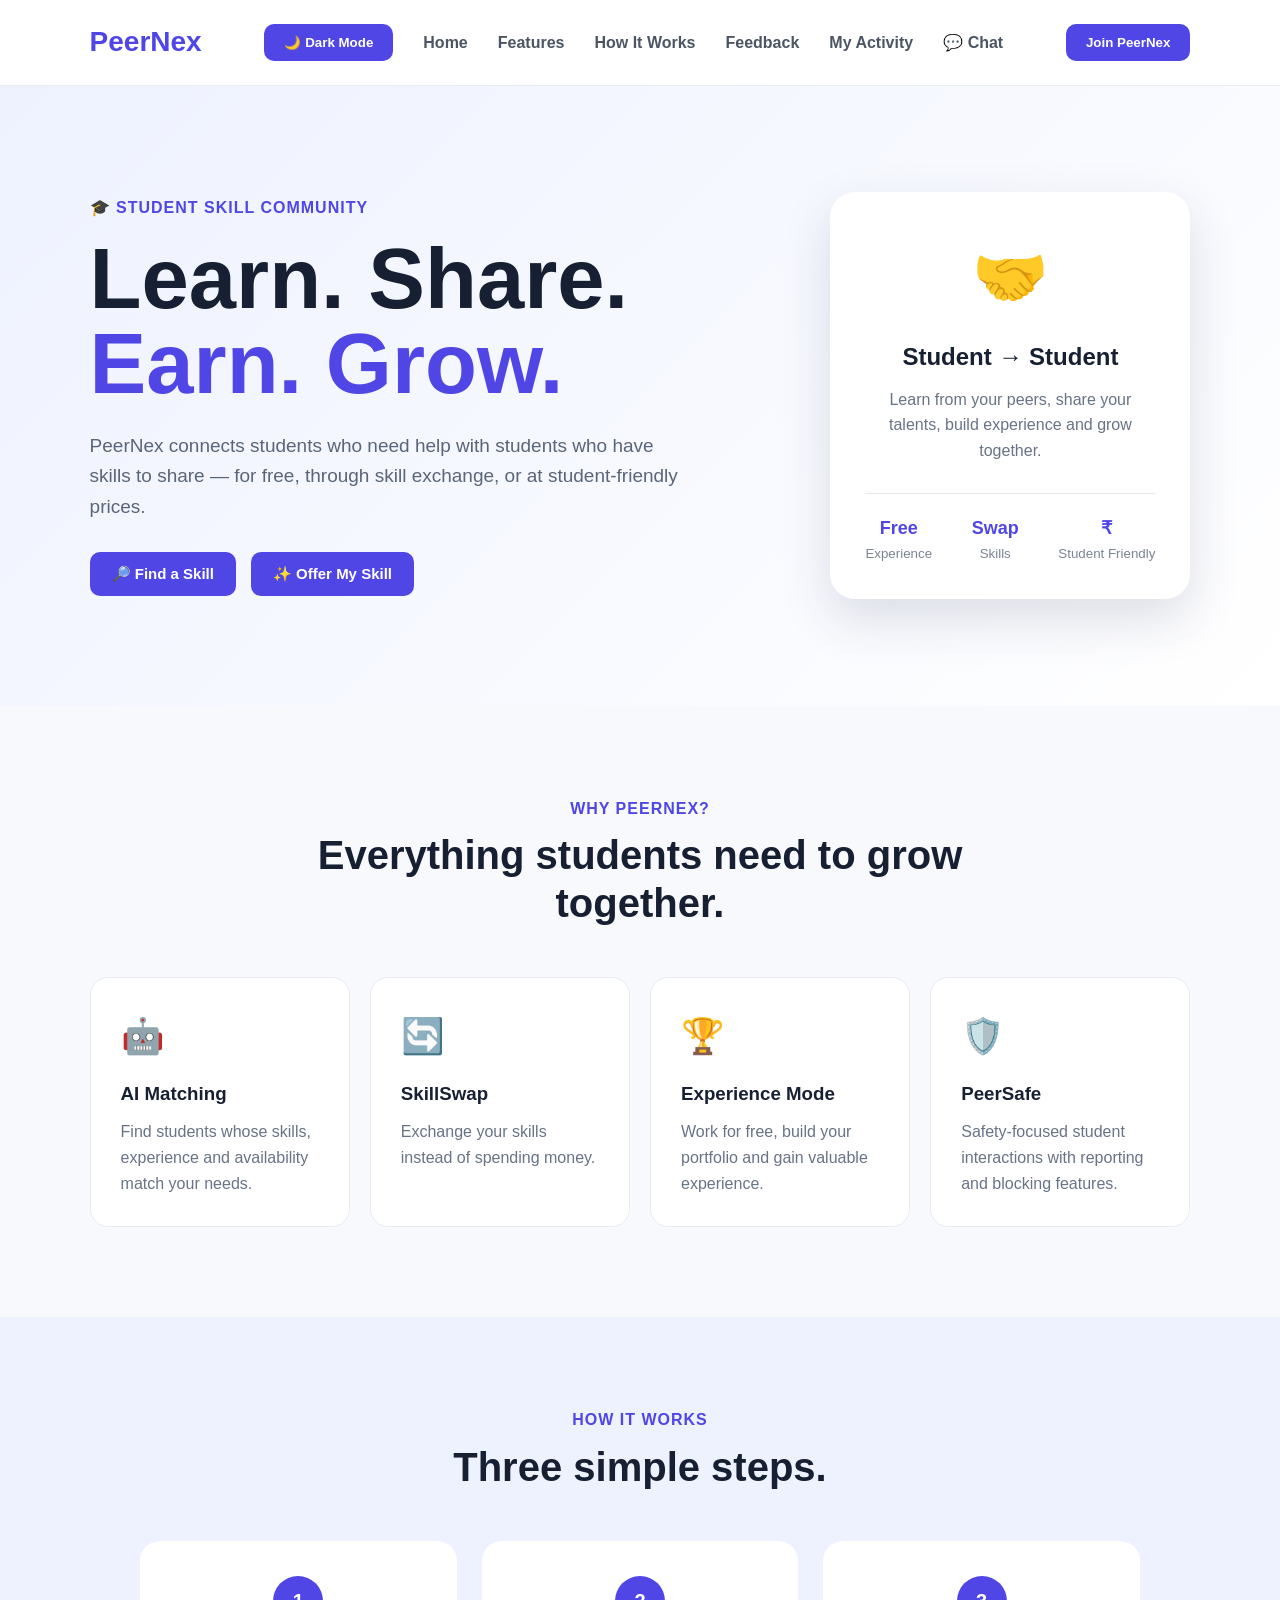
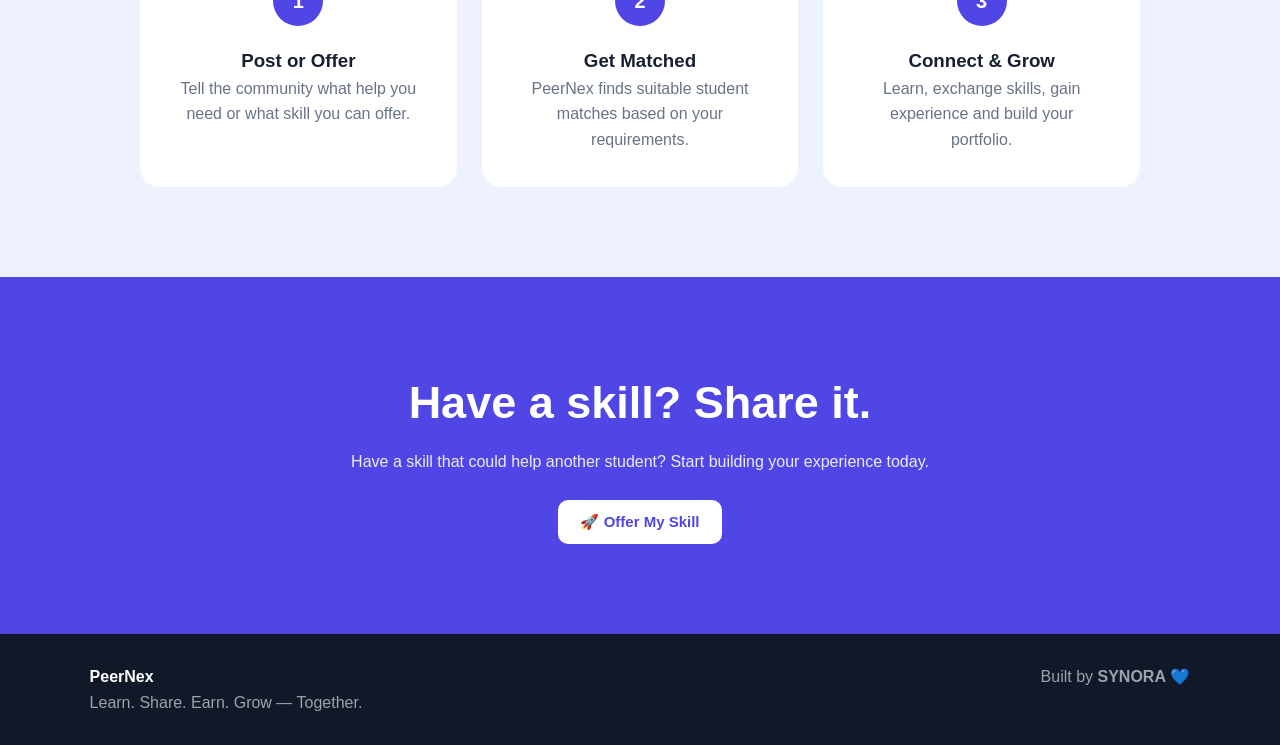
<file: index.html>
<!DOCTYPE html>
<html lang="en">
<head>
    <meta charset="UTF-8">
    <meta name="viewport" content="width=device-width, initial-scale=1.0">

    <title>PeerNex | Learn. Share. Earn. Grow.</title>

    <link rel="stylesheet" href="style.css">
    <link rel="manifest" href="manifest.json">
<meta name="theme-color" content="#4f46e5">
<link rel="icon" type="image/svg+xml" href="icon.svg">
<link rel="apple-touch-icon" href="icon.svg">
</head>

<body>

    <!-- Navigation -->
    <header>
        <div class="logo">PeerNex</div>

        <nav>
            
<button id="themeToggle" class="login-btn" onclick="toggleTheme()">
    🌙 Dark Mode
</button>

    <a href="#home">Home</a>
    <a href="#features">Features</a>
    <a href="#how">How It Works</a>
    <a href="feedback.html">Feedback</a>
    <a href="history.html">My Activity</a>
    <a href="chat.html">💬 Chat</a>
</nav>

       <button class="login-btn" onclick="offerSkill()">Join PeerNex</button>
    </header>


    <!-- Hero Section -->
    <section class="hero" id="home">

        <div class="hero-text">

            <p class="small-title">🎓 STUDENT SKILL COMMUNITY</p>

            <h1>
                Learn. Share.<br>
                <span>Earn. Grow.</span>
            </h1>

            <p class="description">
                PeerNex connects students who need help with students
                who have skills to share — for free, through skill exchange,
                or at student-friendly prices.
            </p>

            <div class="hero-buttons">
                <button onclick="findSkill()">🔎 Find a Skill</button>
                <button onclick="offerSkill()">✨ Offer My Skill</button>
            </div>

        </div>


        <div class="hero-card">

            <div class="card-icon">🤝</div>

            <h3>Student → Student</h3>

            <p>
                Learn from your peers, share your talents,
                build experience and grow together.
            </p>

            <div class="mini-stats">

                <div>
                    <strong>Free</strong>
                    <small>Experience</small>
                </div>

                <div>
                    <strong>Swap</strong>
                    <small>Skills</small>
                </div>

                <div>
                    <strong>₹</strong>
                    <small>Student Friendly</small>
                </div>

            </div>

        </div>

    </section>


    <!-- Features -->
    <section class="features" id="features">

        <div class="section-title">
            <p>WHY PEERNEX?</p>
            <h2>Everything students need to grow together.</h2>
        </div>


        <div class="feature-grid">

            <div class="feature-card">
                <div class="feature-icon">🤖</div>
                <h3>AI Matching</h3>
                <p>
                    Find students whose skills, experience and availability
                    match your needs.
                </p>
            </div>


            <div class="feature-card">
                <div class="feature-icon">🔄</div>
                <h3>SkillSwap</h3>
                <p>
                    Exchange your skills instead of spending money.
                </p>
            </div>


            <div class="feature-card">
                <div class="feature-icon">🏆</div>
                <h3>Experience Mode</h3>
                <p>
                    Work for free, build your portfolio and gain valuable
                    experience.
                </p>
            </div>


            <div class="feature-card">
                <div class="feature-icon">🛡️</div>
                <h3>PeerSafe</h3>
                <p>
                    Safety-focused student interactions with reporting
                    and blocking features.
                </p>
            </div>

        </div>

    </section>


    <!-- How It Works -->
    <section class="how" id="how">

        <div class="section-title">
            <p>HOW IT WORKS</p>
            <h2>Three simple steps.</h2>
        </div>


        <div class="steps">

            <div class="step">
                <div>1</div>
                <h3>Post or Offer</h3>
                <p>
                    Tell the community what help you need
                    or what skill you can offer.
                </p>
            </div>


            <div class="step">
                <div>2</div>
                <h3>Get Matched</h3>
                <p>
                    PeerNex finds suitable student matches
                    based on your requirements.
                </p>
            </div>


            <div class="step">
                <div>3</div>
                <h3>Connect & Grow</h3>
                <p>
                    Learn, exchange skills, gain experience
                    and build your portfolio.
                </p>
            </div>

        </div>

    </section>


    <!-- Call to Action -->
    <section class="cta">

        <h2>Have a skill? Share it.</h2>

        <p>
            Have a skill that could help another student?
            Start building your experience today.
        </p>

        <button onclick="offerSkill()">
            🚀 Offer My Skill
        </button>

    </section>


    <!-- Footer -->
    <footer>

        <div>
            <strong>PeerNex</strong>
            <p>Learn. Share. Earn. Grow — Together.</p>
        </div>

        <p>Built by <strong>SYNORA</strong> 💙</p>

    </footer>


    <script src="script.js"></script>

</body>
</html>
</file>
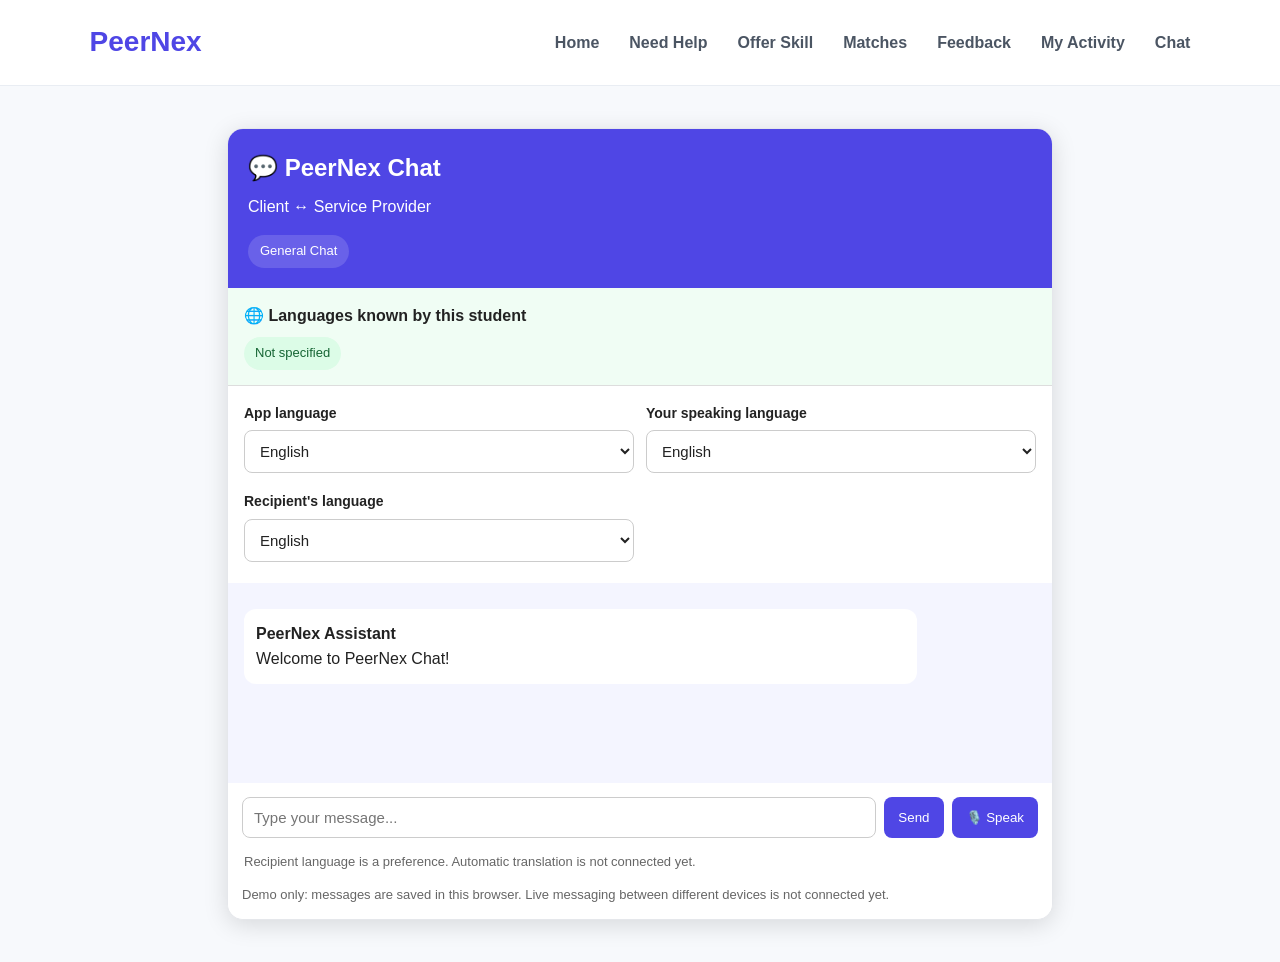
<file: chat.html>
<!DOCTYPE html>
<html lang="en">
<head>
<meta charset="UTF-8">
<meta name="viewport" content="width=device-width, initial-scale=1.0">
<title>PeerNex Chat</title>

<link rel="stylesheet" href="style.css">

<style>
.chat-page {
    max-width: 850px;
    margin: 30px auto;
    padding: 12px;
}

.chat-panel {
    background: white;
    color: #222;
    border-radius: 16px;
    overflow: hidden;
    box-shadow: 0 5px 25px #0002;
}

.chat-head {
    padding: 20px;
    background: #4f46e5;
    color: white;
}

.chat-head h2 {
    margin-top: 0;
    color: white;
}

.chat-head p {
    margin: 7px 0;
    color: white;
}

.chat-service {
    display: inline-block;
    background: #ffffff25;
    padding: 6px 12px;
    border-radius: 20px;
    font-size: 13px;
    margin-top: 8px;
    color: white;
}

.language-info {
    padding: 15px 16px;
    background: #f0fdf4;
    border-bottom: 1px solid #ddd;
    color: #222;
}

.language-info strong {
    display: block;
    margin-bottom: 9px;
}

.language-tags {
    display: flex;
    flex-wrap: wrap;
    gap: 7px;
}

.language-tag {
    background: #dcfce7;
    color: #166534;
    border-radius: 20px;
    padding: 6px 11px;
    font-size: 13px;
}

.settings {
    display: grid;
    grid-template-columns: 1fr 1fr;
    gap: 12px;
    padding: 16px;
    background: #fff;
    color: #222;
}

.settings label {
    font-weight: bold;
    font-size: 14px;
}

.settings select {
    box-sizing: border-box;
    width: 100%;
    padding: 11px;
    margin-top: 6px;
    border: 1px solid #ccc;
    border-radius: 8px;
    background: white;
    color: #222;
}

.messages {
    padding: 16px;
    min-height: 200px;
    max-height: 380px;
    overflow: auto;
    background: #f4f5ff;
}

.message {
    padding: 12px;
    margin: 10px 0;
    border-radius: 12px;
    background: white;
    overflow-wrap: anywhere;
    max-width: 85%;
    color: #222;
}

.mine {
    margin-left: 15%;
    background: #e0e7ff;
}

.message p {
    white-space: pre-wrap;
}

.message small {
    color: #777;
    display: block;
    margin-top: 5px;
}

.message button {
    margin-top: 8px;
    padding: 7px 10px;
    font-size: 12px;
}

.composer {
    display: flex;
    gap: 8px;
    padding: 14px;
    flex-wrap: wrap;
    background: white;
}

.composer input {
    flex: 1;
    min-width: 120px;
    padding: 11px;
    border: 1px solid #ccc;
    border-radius: 8px;
    background: white;
    color: #222;
}

button {
    padding: 11px 14px;
    border: 0;
    border-radius: 8px;
    background: #4f46e5;
    color: white;
    cursor: pointer;
}

button:hover {
    opacity: .88;
}

.note {
    padding: 0 14px 14px;
    font-size: 13px;
    color: #666;
    background: white;
}

.status-text {
    padding: 0 16px 12px;
    font-size: 13px;
    color: #666;
    background: white;
}

/* =================================
   COMPLETE CHAT DARK MODE
================================= */

body.dark-mode .chat-page {
    color: #f3f4f6 !important;
}

body.dark-mode .chat-panel {
    background: #1f2937 !important;
    color: #f9fafb !important;
    box-shadow: 0 5px 25px #0005;
}

body.dark-mode .chat-head {
    background: #3730a3 !important;
    color: #ffffff !important;
}

body.dark-mode .chat-head h2,
body.dark-mode .chat-head p {
    color: #ffffff !important;
}

body.dark-mode .chat-service {
    background: #ffffff25;
    color: #ffffff !important;
}

body.dark-mode .language-info {
    background: #172f28 !important;
    border-color: #374151 !important;
    color: #f9fafb !important;
}

body.dark-mode .language-info strong {
    color: #f9fafb !important;
}

body.dark-mode .language-tag {
    background: #166534 !important;
    color: #dcfce7 !important;
}

body.dark-mode .settings {
    background: #1f2937 !important;
    color: #f9fafb !important;
}

body.dark-mode .settings label {
    color: #f9fafb !important;
}

body.dark-mode .settings select {
    background: #111827 !important;
    color: #f9fafb !important;
    border-color: #4b5563 !important;
}

body.dark-mode .settings select option {
    background: #1f2937;
    color: #ffffff;
}

body.dark-mode .messages {
    background: #111827 !important;
}

body.dark-mode .message {
    background: #374151 !important;
    color: #f9fafb !important;
}

body.dark-mode .message strong,
body.dark-mode .message p {
    color: #f9fafb !important;
}

body.dark-mode .message small {
    color: #d1d5db !important;
}

body.dark-mode .message.mine {
    background: #3730a3 !important;
}

body.dark-mode .composer {
    background: #1f2937 !important;
}

body.dark-mode .composer input {
    background: #111827 !important;
    color: #ffffff !important;
    border-color: #4b5563 !important;
}

body.dark-mode .composer input::placeholder {
    color: #9ca3af !important;
}

body.dark-mode .note,
body.dark-mode .status-text {
    background: #1f2937 !important;
    color: #cbd5e1 !important;
}

@media(max-width:550px) {
    .settings {
        grid-template-columns: 1fr;
    }

    .composer > * {
        flex: 1;
    }
}
</style>
</head>

<body>

<header>
    <div class="logo">PeerNex</div>

    <nav>
        <a href="index.html" id="navHome">Home</a>
        <a href="request.html" id="navRequest">Need Help</a>
        <a href="offer.html" id="navOffer">Offer Skill</a>
        <a href="matches.html" id="navMatches">Matches</a>
        <a href="feedback.html">Feedback</a>
        <a href="history.html" id="navHistory">My Activity</a>
        <a href="chat.html" id="navChat">Chat</a>
    </nav>
</header>

<main class="chat-page">

<div class="chat-panel">

    <div class="chat-head">
        <h2 id="heading">💬 PeerNex Chat</h2>
        <p id="subtitle">Client ↔ Service Provider</p>
        <div class="chat-service" id="serviceInfo">General Chat</div>
    </div>

    <div class="language-info">
        <strong id="languageHeading">🌐 Languages known by this student</strong>
        <div class="language-tags" id="studentLanguages"></div>
    </div>

    <div class="settings">

        <label id="appLabel">
            App language
            <select id="appLanguage">
                <option value="en">English</option>
                <option value="hi">हिन्दी — Hindi</option>
                <option value="kn">ಕನ್ನಡ — Kannada</option>
                <option value="or">ଓଡ଼ିଆ — Odia</option>
                <option value="ur">اردو — Urdu</option>
            </select>
        </label>

        <label id="speechLabel">
            Your speaking language
            <select id="sourceLanguage">
                <option value="en-IN">English</option>
                <option value="hi-IN">Hindi</option>
                <option value="kn-IN">Kannada</option>
                <option value="or-IN">Odia</option>
                <option value="ur-IN">Urdu</option>
            </select>
        </label>

        <label id="recipientLabel">
            Recipient's language
            <select id="targetLanguage">
                <option value="en">English</option>
                <option value="hi">Hindi</option>
                <option value="kn">Kannada</option>
                <option value="or">Odia</option>
                <option value="ur">Urdu</option>
            </select>
        </label>

    </div>

    <div class="messages" id="messages" aria-live="polite"></div>

    <div class="composer">

        <input
            id="messageInput"
            placeholder="Type your message..."
            aria-label="Message"
        >

        <button id="sendButton" onclick="sendMessage()">Send</button>

        <button id="speakButton" onclick="startVoice()">
            🎙️ Speak
        </button>

    </div>

    <p class="status-text" id="translationStatus">
        Recipient language is a preference. Automatic translation is not connected yet.
    </p>

    <p class="note" id="note">
        Demo only: messages are saved in this browser. Live messaging between different devices is not connected yet.
    </p>

</div>
</main>

<script>

// ===================================
// 1. STUDENT AND SERVICE DETAILS
// ===================================

const params = new URLSearchParams(window.location.search);

const studentName = params.get("user") || "PeerNex Student";
const serviceName = params.get("service") || "General Chat";
const requestId = params.get("request") || "";
const amount = params.get("amount") || "";
const chatType = params.get("type") || "normal";

const profiles = {
    "Priya Das": {
        languages: ["Hindi", "English", "Odia", "Urdu"],
        defaultLanguage: "hi"
    },
    "Ananya Sharma": {
        languages: ["English", "Hindi"],
        defaultLanguage: "en"
    },
    "Rahul Kumar": {
        languages: ["English", "Hindi"],
        defaultLanguage: "en"
    },
    "AM Sushree Swagatika Sahu": {
        languages: ["English", "Hindi", "Odia"],
        defaultLanguage: "en"
    }
};

const selectedStudent = profiles[studentName] || {
    languages: ["Not specified"],
    defaultLanguage: "en"
};

// ===================================
// 2. ELEMENTS
// ===================================

const $ = id => document.getElementById(id);

const input = $("messageInput");
const messages = $("messages");

const appLanguage = $("appLanguage");
const sourceLanguage = $("sourceLanguage");
const targetLanguage = $("targetLanguage");

// ===================================
// 3. APP TRANSLATIONS
// ===================================

const translations = {

en: {
    home:"Home", request:"Need Help", offer:"Offer Skill",
    matches:"Matches", history:"My Activity", chat:"Chat",
    heading:"💬 Chat with", subtitle:"Client ↔ Service Provider",
    app:"App language", speech:"Your speaking language",
    recipient:"Recipient's language",
    languageHeading:"🌐 Languages known by this student",
    placeholder:"Type your message...", send:"Send",
    speak:"🎙️ Speak", listen:"🔊 Listen",
    note:"Demo only: messages are saved in this browser. Live messaging between different devices is not connected yet.",
    translation:"Recipient language is a preference. Automatic translation is not connected yet.",
    you:"You", assistant:"PeerNex Assistant",
    welcome:"Welcome to PeerNex Chat!",
    empty:"Please type a message or use Speak.",
    listening:"Listening now. Please speak clearly.",
    unsupported:"Voice input is not supported by this browser. Try Chrome.",
    skillSwap:"SkillSwap conversation"
},

hi: {
    home:"होम", request:"मदद चाहिए", offer:"कौशल साझा करें",
    matches:"मैच", history:"मेरी गतिविधियाँ", chat:"चैट",
    heading:"💬 चैट:", subtitle:"ग्राहक ↔ सेवा प्रदाता",
    app:"ऐप की भाषा", speech:"आपकी बोलने की भाषा",
    recipient:"प्राप्तकर्ता की भाषा",
    languageHeading:"🌐 इस छात्र को आने वाली भाषाएँ",
    placeholder:"अपना संदेश लिखें...", send:"भेजें",
    speak:"🎙️ बोलें", listen:"🔊 सुनें",
    note:"डेमो: संदेश इसी ब्राउज़र में सेव होते हैं। अलग-अलग डिवाइस पर लाइव चैट अभी उपलब्ध नहीं है।",
    translation:"प्राप्तकर्ता की भाषा एक प्राथमिकता है। स्वचालित अनुवाद अभी उपलब्ध नहीं है।",
    you:"आप", assistant:"PeerNex सहायक",
    welcome:"PeerNex चैट में आपका स्वागत है!",
    empty:"कृपया संदेश लिखें या बोलें।",
    listening:"सुन रहे हैं। कृपया साफ़ बोलें।",
    unsupported:"इस ब्राउज़र में वॉइस इनपुट उपलब्ध नहीं है। Chrome आज़माएँ।",
    skillSwap:"कौशल विनिमय बातचीत"
},

kn: {
    home:"ಮುಖಪುಟ", request:"ಸಹಾಯ ಬೇಕು", offer:"ಕೌಶಲ್ಯ ನೀಡಿ",
    matches:"ಹೊಂದಾಣಿಕೆಗಳು", history:"ನನ್ನ ಚಟುವಟಿಕೆ", chat:"ಚಾಟ್",
    heading:"💬 ಚಾಟ್:", subtitle:"ಗ್ರಾಹಕ ↔ ಸೇವಾ ಪೂರೈಕೆದಾರ",
    app:"ಆ್ಯಪ್ ಭಾಷೆ", speech:"ನಿಮ್ಮ ಮಾತನಾಡುವ ಭಾಷೆ",
    recipient:"ಸ್ವೀಕರಿಸುವವರ ಭಾಷೆ",
    languageHeading:"🌐 ಈ ವಿದ್ಯಾರ್ಥಿಗೆ ತಿಳಿದಿರುವ ಭಾಷೆಗಳು",
    placeholder:"ನಿಮ್ಮ ಸಂದೇಶವನ್ನು ಬರೆಯಿರಿ...", send:"ಕಳುಹಿಸಿ",
    speak:"🎙️ ಮಾತನಾಡಿ", listen:"🔊 ಕೇಳಿ",
    note:"ಡೆಮೊ ಮಾತ್ರ: ಸಂದೇಶಗಳು ಈ ಬ್ರೌಸರ್‌ನಲ್ಲಿ ಉಳಿಯುತ್ತವೆ. ಬೇರೆ ಸಾಧನಗಳ ನಡುವಿನ ನೇರ ಚಾಟ್ ಇನ್ನೂ ಲಭ್ಯವಿಲ್ಲ.",
    translation:"ಸ್ವೀಕರಿಸುವವರ ಭಾಷೆ ಆದ್ಯತೆಯಾಗಿದೆ. ಸ್ವಯಂಚಾಲಿತ ಅನುವಾದ ಇನ್ನೂ ಲಭ್ಯವಿಲ್ಲ.",
    you:"ನೀವು", assistant:"PeerNex ಸಹಾಯಕ",
    welcome:"PeerNex ಚಾಟ್‌ಗೆ ಸ್ವಾಗತ!",
    empty:"ದಯವಿಟ್ಟು ಸಂದೇಶ ಬರೆಯಿರಿ ಅಥವಾ ಮಾತನಾಡಿ.",
    listening:"ಕೇಳಲಾಗುತ್ತಿದೆ. ದಯವಿಟ್ಟು ಸ್ಪಷ್ಟವಾಗಿ ಮಾತನಾಡಿ.",
    unsupported:"ಈ ಬ್ರೌಸರ್‌ನಲ್ಲಿ ಧ್ವನಿ ಇನ್‌ಪುಟ್ ಬೆಂಬಲಿತವಾಗಿಲ್ಲ. Chrome ಪ್ರಯತ್ನಿಸಿ.",
    skillSwap:"ಕೌಶಲ್ಯ ವಿನಿಮಯ ಸಂಭಾಷಣೆ"
},

or: {
    home:"ମୁଖ୍ୟ ପୃଷ୍ଠା", request:"ସାହାଯ୍ୟ ଦରକାର",
    offer:"ଦକ୍ଷତା ଦିଅନ୍ତୁ", matches:"ମେଳ",
    history:"ମୋ କାର୍ଯ୍ୟକଳାପ", chat:"ଚାଟ୍",
    heading:"💬 ଚାଟ୍:", subtitle:"ଗ୍ରାହକ ↔ ସେବା ପ୍ରଦାନକାରୀ",
    app:"ଆପ୍ ଭାଷା", speech:"ଆପଣଙ୍କ କଥା କହିବା ଭାଷା",
    recipient:"ପ୍ରାପ୍ତକର୍ତ୍ତାଙ୍କ ଭାଷା",
    languageHeading:"🌐 ଏହି ଛାତ୍ରଙ୍କୁ ଜଣା ଥିବା ଭାଷା",
    placeholder:"ଆପଣଙ୍କ ବାର୍ତ୍ତା ଲେଖନ୍ତୁ...", send:"ପଠାନ୍ତୁ",
    speak:"🎙️ କୁହନ୍ତୁ", listen:"🔊 ଶୁଣନ୍ତୁ",
    note:"ଡେମୋ: ବାର୍ତ୍ତାଗୁଡ଼ିକ ଏହି ବ୍ରାଉଜରରେ ସଂରକ୍ଷିତ ହୁଏ। ଅନ୍ୟ ଡିଭାଇସ୍‌ରେ ଲାଇଭ୍ ଚାଟ୍ ଏପର୍ଯ୍ୟନ୍ତ ଉପଲବ୍ଧ ନାହିଁ।",
    translation:"ପ୍ରାପ୍ତକର୍ତ୍ତାଙ୍କ ଭାଷା ଏକ ପସନ୍ଦ ମାତ୍ର। ସ୍ୱୟଂଚାଳିତ ଅନୁବାଦ ଏପର୍ଯ୍ୟନ୍ତ ଉପଲବ୍ଧ ନାହିଁ।",
    you:"ଆପଣ", assistant:"PeerNex ସହାୟକ",
    welcome:"PeerNex ଚାଟ୍‌କୁ ସ୍ୱାଗତ!",
    empty:"ଦୟାକରି ବାର୍ତ୍ତା ଲେଖନ୍ତୁ କିମ୍ବା କୁହନ୍ତୁ।",
    listening:"ଶୁଣୁଛୁ। ଦୟାକରି ସ୍ପଷ୍ଟ ଭାବରେ କୁହନ୍ତୁ।",
    unsupported:"ଏହି ବ୍ରାଉଜରରେ ଭଏସ୍ ଇନ୍‌ପୁଟ୍ ଉପଲବ୍ଧ ନାହିଁ। Chrome ବ୍ୟବହାର କରନ୍ତୁ।",
    skillSwap:"ଦକ୍ଷତା ବିନିମୟ ବାର୍ତ୍ତାଳାପ"
},

ur: {
    home:"صفحہ اول", request:"مدد چاہیے", offer:"ہنر پیش کریں",
    matches:"مماثلتیں", history:"میری سرگرمیاں", chat:"چیٹ",
    heading:"💬 چیٹ:", subtitle:"گاہک ↔ سروس فراہم کنندہ",
    app:"ایپ کی زبان", speech:"آپ کی بولنے کی زبان",
    recipient:"وصول کنندہ کی زبان",
    languageHeading:"🌐 اس طالب علم کو آنے والی زبانیں",
    placeholder:"اپنا پیغام لکھیں...", send:"بھیجیں",
    speak:"🎙️ بولیں", listen:"🔊 سنیں",
    note:"ڈیمو: پیغامات اسی براؤزر میں محفوظ ہوتے ہیں۔ مختلف آلات کے درمیان لائیو چیٹ ابھی منسلک نہیں ہے۔",
    translation:"وصول کنندہ کی زبان ایک ترجیح ہے۔ خودکار ترجمہ ابھی منسلک نہیں ہے۔",
    you:"آپ", assistant:"PeerNex معاون",
    welcome:"PeerNex چیٹ میں خوش آمدید!",
    empty:"براہ کرم پیغام لکھیں یا بولیں۔",
    listening:"سن رہے ہیں۔ براہ کرم واضح بولیں۔",
    unsupported:"اس براؤزر میں وائس ان پٹ دستیاب نہیں ہے۔ Chrome آزمائیں۔",
    skillSwap:"ہنر کے تبادلے کی گفتگو"
}

};

// ===================================
// 4. SEPARATE CHAT STORAGE
// ===================================

const chatKey =
    "peerNexChat_" +
    encodeURIComponent(studentName) + "_" +
    encodeURIComponent(serviceName) + "_" +
    encodeURIComponent(requestId || chatType);

let chatMessages = [];

try {
    chatMessages = JSON.parse(localStorage.getItem(chatKey) || "[]");
    if (!Array.isArray(chatMessages)) chatMessages = [];
} catch(error) {
    chatMessages = [];
}

function saveChat() {
    localStorage.setItem(chatKey, JSON.stringify(chatMessages));
}

// ===================================
// 5. STUDENT INFORMATION
// ===================================

$("heading").textContent =
    studentName === "PeerNex Student"
    ? "💬 PeerNex Chat"
    : "💬 Chat with " + studentName;

$("serviceInfo").textContent =
    serviceName +
    (amount ? " | ₹" + amount : "") +
    (requestId ? " | " + requestId : "");

function showStudentLanguages() {
    const container = $("studentLanguages");
    container.innerHTML = "";

    selectedStudent.languages.forEach(language => {
        const tag = document.createElement("span");
        tag.className = "language-tag";
        tag.textContent = language;
        container.appendChild(tag);
    });
}

// ===================================
// 6. APP LANGUAGE
// ===================================

function t(key) {
    return translations[appLanguage.value][key];
}

function updateLabels() {

    const d = translations[appLanguage.value];

    document.documentElement.lang = appLanguage.value;

    $("navHome").textContent = d.home;
    $("navRequest").textContent = d.request;
    $("navOffer").textContent = d.offer;
    $("navMatches").textContent = d.matches;
    $("navHistory").textContent = d.history;
    $("navChat").textContent = d.chat;

    $("heading").textContent =
        studentName === "PeerNex Student"
        ? "💬 PeerNex Chat"
        : d.heading + " " + studentName;

    $("subtitle").textContent =
        chatType === "skillswap"
        ? "🤝 " + d.skillSwap
        : d.subtitle;

    $("languageHeading").textContent = d.languageHeading;

    $("appLabel").childNodes[0].textContent = d.app + " ";
    $("speechLabel").childNodes[0].textContent = d.speech + " ";
    $("recipientLabel").childNodes[0].textContent = d.recipient + " ";

    input.placeholder = d.placeholder;
    $("sendButton").textContent = d.send;
    $("speakButton").textContent = d.speak;

    $("note").textContent = d.note;
    $("translationStatus").textContent = d.translation;

    showStudentLanguages();
    renderMessages();
}

// ===================================
// 7. REMEMBER LANGUAGE SETTINGS
// ===================================

appLanguage.value =
    localStorage.getItem("peerNexAppLanguage") || "en";

sourceLanguage.value =
    localStorage.getItem("peerNexChatSource") || "en-IN";

targetLanguage.value =
    localStorage.getItem("peerNexChatTarget") ||
    selectedStudent.defaultLanguage;

appLanguage.addEventListener("change", () => {
    localStorage.setItem("peerNexAppLanguage", appLanguage.value);
    updateLabels();
});

sourceLanguage.addEventListener("change", () => {
    localStorage.setItem("peerNexChatSource", sourceLanguage.value);
});

targetLanguage.addEventListener("change", () => {
    localStorage.setItem("peerNexChatTarget", targetLanguage.value);
});

// ===================================
// 8. DISPLAY MESSAGES
// ===================================

function renderMessages() {

    messages.innerHTML = "";

    if (chatMessages.length === 0) {

        const welcome = document.createElement("div");
        welcome.className = "message";

        const title = document.createElement("strong");
        title.textContent = t("assistant");

        const body = document.createElement("p");
        body.textContent = t("welcome");

        welcome.append(title, body);
        messages.appendChild(welcome);
    }

    chatMessages.forEach(message => {
        addMessageToScreen(message);
    });

    messages.scrollTop = messages.scrollHeight;
}

function addMessageToScreen(message) {

    const bubble = document.createElement("div");

    bubble.className =
        "message" + (message.mine ? " mine" : "");

    const sender = document.createElement("strong");

    sender.textContent =
        message.mine ? t("you") : message.sender;

    const body = document.createElement("p");
    body.textContent = message.text;

    const time = document.createElement("small");
    time.textContent = message.time || "";

    const listenButton = document.createElement("button");
    listenButton.type = "button";
    listenButton.textContent = t("listen");

    listenButton.onclick = () => {
        speakText(message.text, message.language);
    };

    bubble.append(sender, body, time, listenButton);
    messages.appendChild(bubble);
}

function addMessage(text, mine, language) {

    const message = {
        text: text,
        mine: mine,
        sender: mine ? "You" : studentName,
        language: language,
        time: new Date().toLocaleString()
    };

    chatMessages.push(message);
    saveChat();
    addMessageToScreen(message);

    messages.scrollTop = messages.scrollHeight;
}

// ===================================
// 9. SEND MESSAGE
// ===================================

function sendMessage() {

    const text = input.value.trim();

    if (!text) {
        alert(t("empty"));
        return;
    }

    addMessage(text, true, sourceLanguage.value);

    input.value = "";
    input.focus();
}

input.addEventListener("keydown", event => {
    if (event.key === "Enter") {
        sendMessage();
    }
});

// ===================================
// 10. TEXT TO SPEECH
// ===================================

function speakText(text, lang) {

    if (!("speechSynthesis" in window)) {
        alert("Text-to-speech is not supported by this browser.");
        return;
    }

    const utterance = new SpeechSynthesisUtterance(text);
    utterance.lang = lang || "en-IN";

    speechSynthesis.cancel();
    speechSynthesis.speak(utterance);
}

// ===================================
// 11. VOICE TO TEXT
// ===================================

function startVoice() {

    const Recognition =
        window.SpeechRecognition ||
        window.webkitSpeechRecognition;

    if (!Recognition) {
        alert(t("unsupported"));
        return;
    }

    const recognition = new Recognition();

    recognition.lang = sourceLanguage.value;
    recognition.interimResults = false;
    recognition.maxAlternatives = 1;

    recognition.onstart = () => {
        $("translationStatus").textContent = t("listening");
    };

    recognition.onresult = event => {

        const spokenText = event.results[0][0].transcript;

        input.value = spokenText;
        input.focus();

        $("translationStatus").textContent =
            translations[appLanguage.value].translation;
    };

    recognition.onerror = () => {
        alert(t("unsupported"));
    };

    recognition.onend = () => {
        $("translationStatus").textContent =
            translations[appLanguage.value].translation;
    };

    recognition.start();
}

// ===================================
// 12. INITIALIZE CHAT
// ===================================

showStudentLanguages();
updateLabels();

</script>

<script src="script.js"></script>

</body>
</html>
</file>
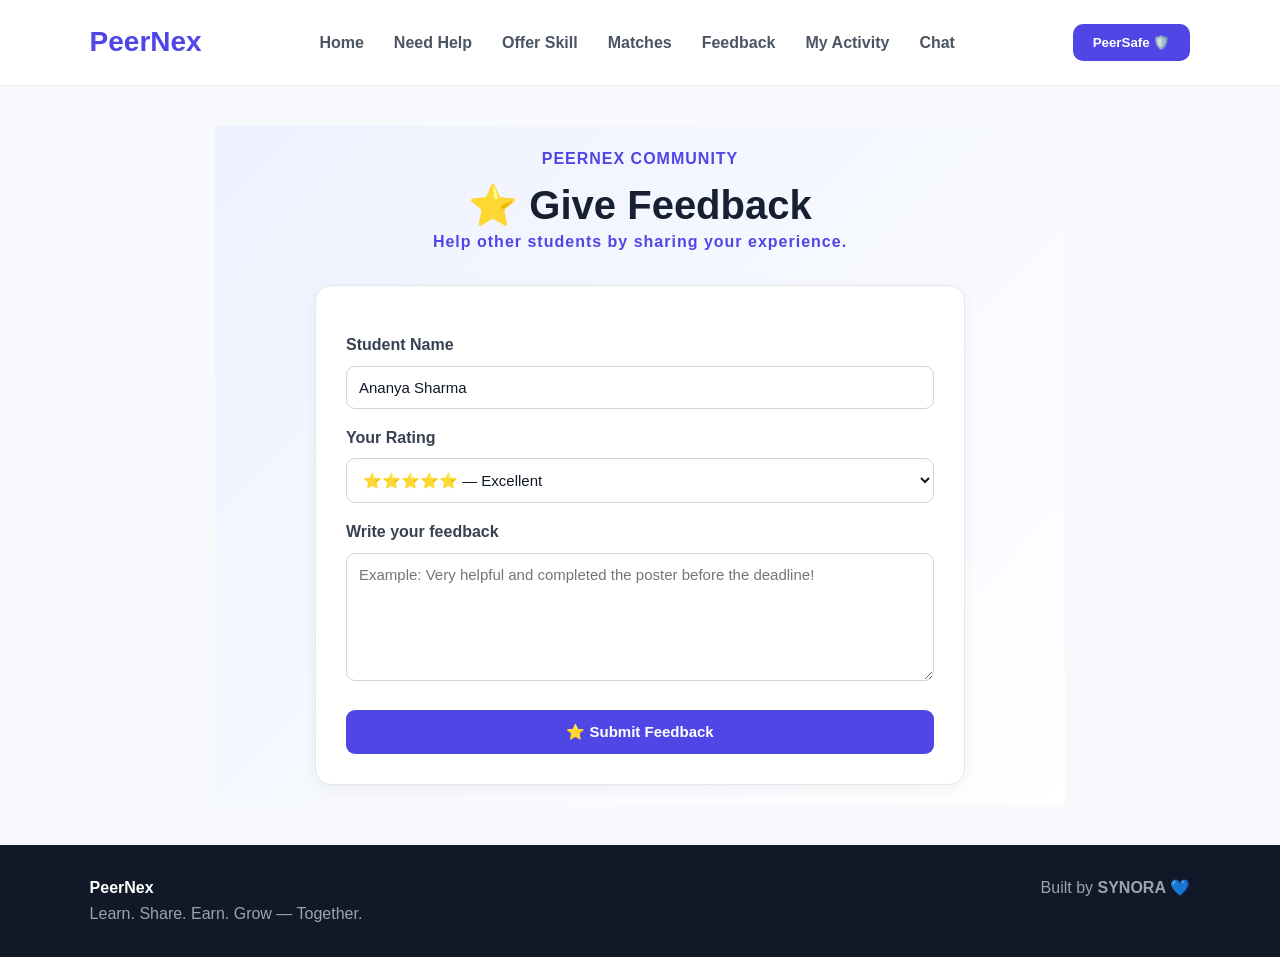
<file: feedback.html>
<!DOCTYPE html>
<html lang="en">

<head>
    <meta charset="UTF-8">
    <meta name="viewport" content="width=device-width, initial-scale=1.0">

    <title>Feedback | PeerNex</title>

    <link rel="stylesheet" href="style.css">

    <style>
        /* FEEDBACK PAGE */

        .request-page {
            max-width: 850px;
            margin: 40px auto;
            padding: 20px;
        }

        .section-title {
            text-align: center;
            margin-bottom: 30px;
        }

        .request-form {
            max-width: 650px;
            margin: auto;
            padding: 30px;
            background: #ffffff;
            border: 1px solid #e5e7eb;
            border-radius: 16px;
            box-shadow: 0 4px 15px rgba(0,0,0,0.05);
        }

        .request-form label {
            display: block;
            margin: 16px 0 8px;
            font-weight: 600;
            color: #374151;
        }

        .request-form input,
        .request-form select,
        .request-form textarea {
            width: 100%;
            padding: 12px;
            border: 1px solid #d1d5db;
            border-radius: 9px;
            font-size: 15px;
            box-sizing: border-box;
            background: #ffffff;
            color: #111827;
        }

        .request-form textarea {
            resize: vertical;
        }

        .find-match-btn {
            width: 100%;
            margin-top: 22px;
            padding: 13px;
            border: none;
            border-radius: 9px;
            background: #4f46e5;
            color: white;
            font-size: 15px;
            font-weight: bold;
            cursor: pointer;
        }

        .find-match-btn:hover {
            background: #4338ca;
        }

        /* DARK MODE */

        body.dark-mode .request-page {
            color: #f3f4f6;
        }

        body.dark-mode .request-page h2,
        body.dark-mode .request-page p {
            color: #f3f4f6;
        }

        body.dark-mode .request-form {
            background: #1f2937 !important;
            border-color: #374151 !important;
            color: #f3f4f6;
        }

        body.dark-mode .request-form label {
            color: #e5e7eb;
        }

        body.dark-mode .request-form input,
        body.dark-mode .request-form select,
        body.dark-mode .request-form textarea {
            background: #111827 !important;
            color: #f9fafb !important;
            border-color: #4b5563 !important;
        }

        body.dark-mode .request-form input::placeholder,
        body.dark-mode .request-form textarea::placeholder {
            color: #9ca3af;
        }

        body.dark-mode .request-form select option {
            background: #1f2937;
            color: #f9fafb;
        }

        body.dark-mode .section-title p {
            color: #cbd5e1;
        }

        @media(max-width: 600px) {
            .request-page {
                padding: 12px;
            }

            .request-form {
                padding: 20px;
            }
        }
    </style>
</head>

<body>

<header>

    <div class="logo">PeerNex</div>

    <nav>
        <a href="index.html">Home</a>
        <a href="request.html">Need Help</a>
        <a href="offer.html">Offer Skill</a>
        <a href="matches.html">Matches</a>
        <a href="feedback.html">Feedback</a>
        <a href="history.html">My Activity</a>
        <a href="chat.html">Chat</a>
    </nav>

    <button class="login-btn">
        PeerSafe 🛡️
    </button>

</header>

<section class="request-page">

    <div class="section-title">

        <p>PEERNEX COMMUNITY</p>

        <h2>⭐ Give Feedback</h2>

        <p>
            Help other students by sharing your experience.
        </p>

    </div>

    <div class="request-form">

        <label for="studentName">Student Name</label>

        <input
            type="text"
            id="studentName"
            value="Ananya Sharma"
        >

        <label for="rating">Your Rating</label>

        <select id="rating">

            <option value="5">⭐⭐⭐⭐⭐ — Excellent</option>
            <option value="4">⭐⭐⭐⭐ — Very Good</option>
            <option value="3">⭐⭐⭐ — Good</option>
            <option value="2">⭐⭐ — Needs Improvement</option>
            <option value="1">⭐ — Poor</option>

        </select>

        <label for="feedback">Write your feedback</label>

        <textarea
            id="feedback"
            rows="6"
            placeholder="Example: Very helpful and completed the poster before the deadline!"
        ></textarea>

        <button
            class="find-match-btn"
            onclick="submitFeedback()"
        >
            ⭐ Submit Feedback
        </button>

    </div>

</section>

<footer>

    <div>
        <strong>PeerNex</strong>

        <p>
            Learn. Share. Earn. Grow — Together.
        </p>
    </div>

    <p>
        Built by <strong>SYNORA</strong> 💙
    </p>

</footer>

<script>

function submitFeedback() {

    const name =
        document.getElementById("studentName").value;

    const rating =
        document.getElementById("rating").value;

    const feedback =
        document.getElementById("feedback").value;

    if (name.trim() === "" || feedback.trim() === "") {

        alert(
            "Please enter the student name and your feedback."
        );

        return;
    }

    alert(
        "⭐ Thank you!\n\n" +
        "Your " + rating + "-star feedback for " +
        name +
        " has been submitted."
    );

    document.getElementById("feedback").value = "";

}

</script>

<script src="script.js"></script>

</body>
</html>
</file>
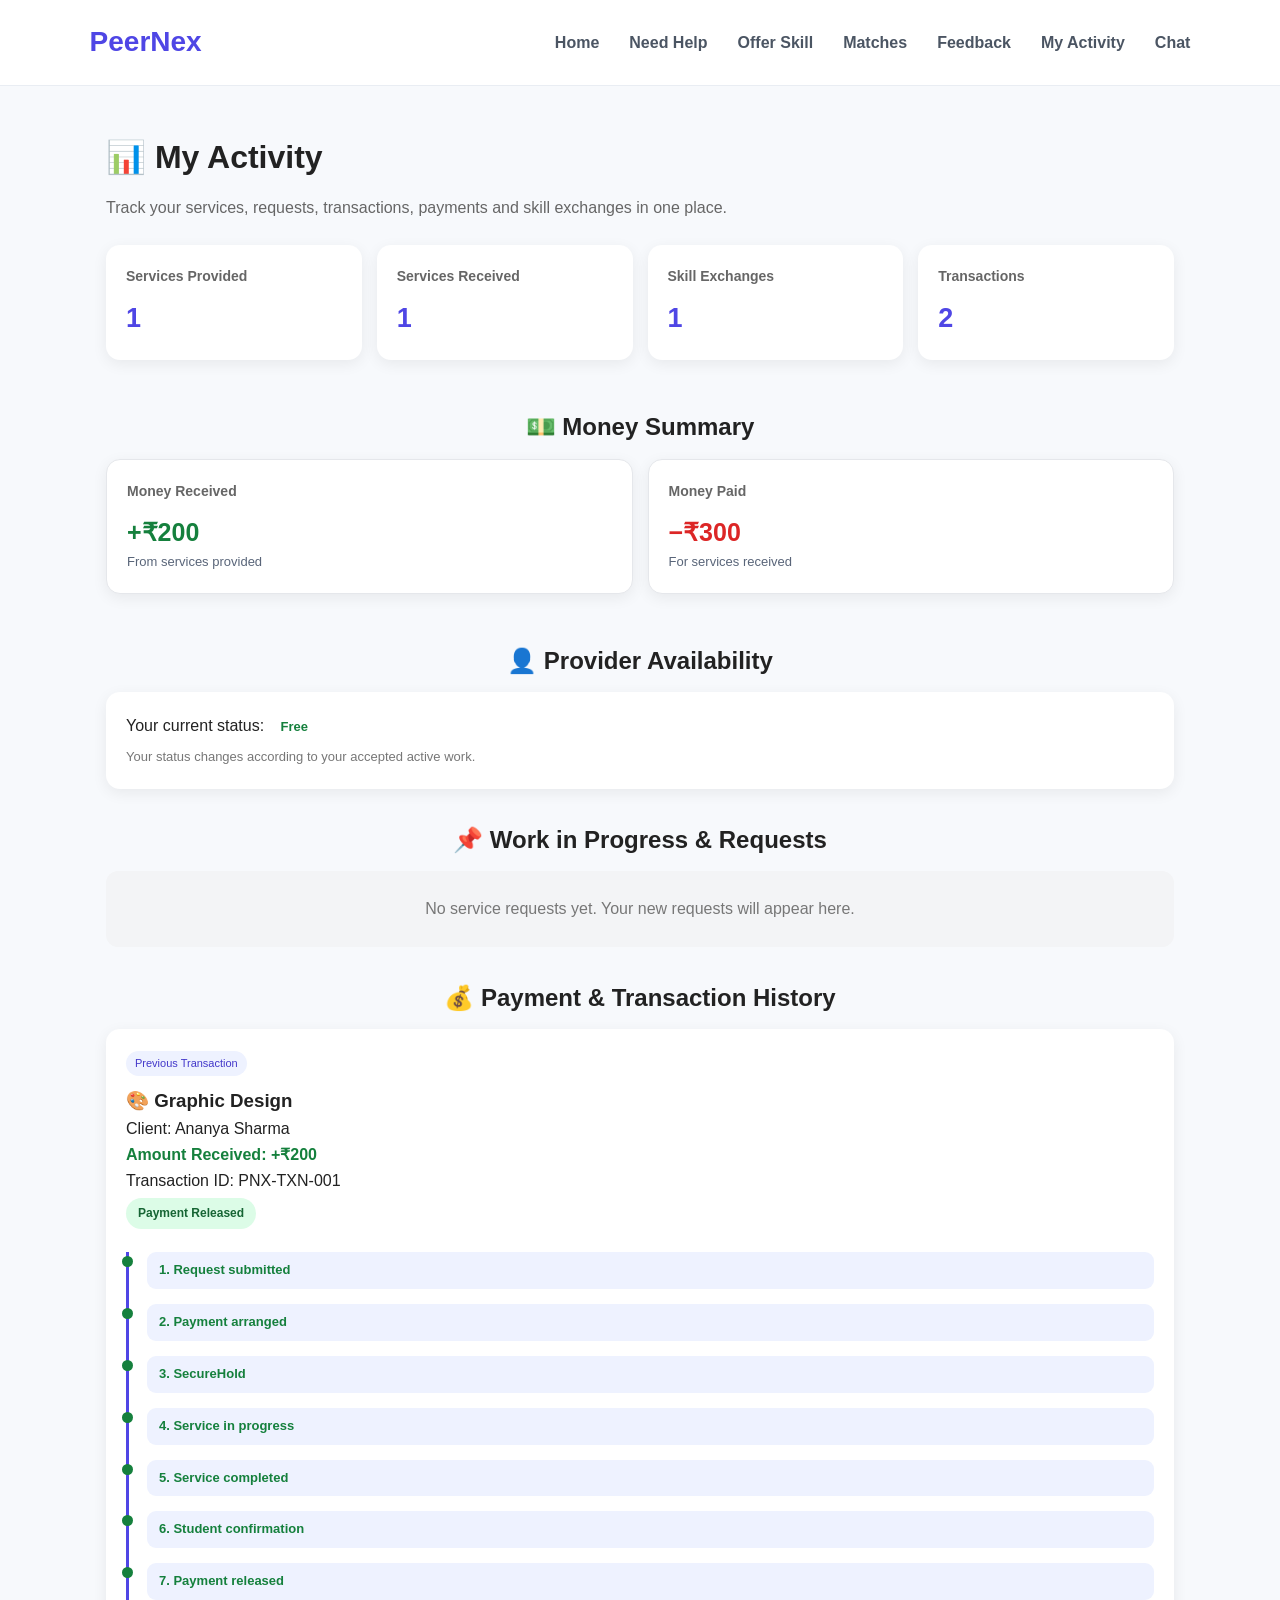
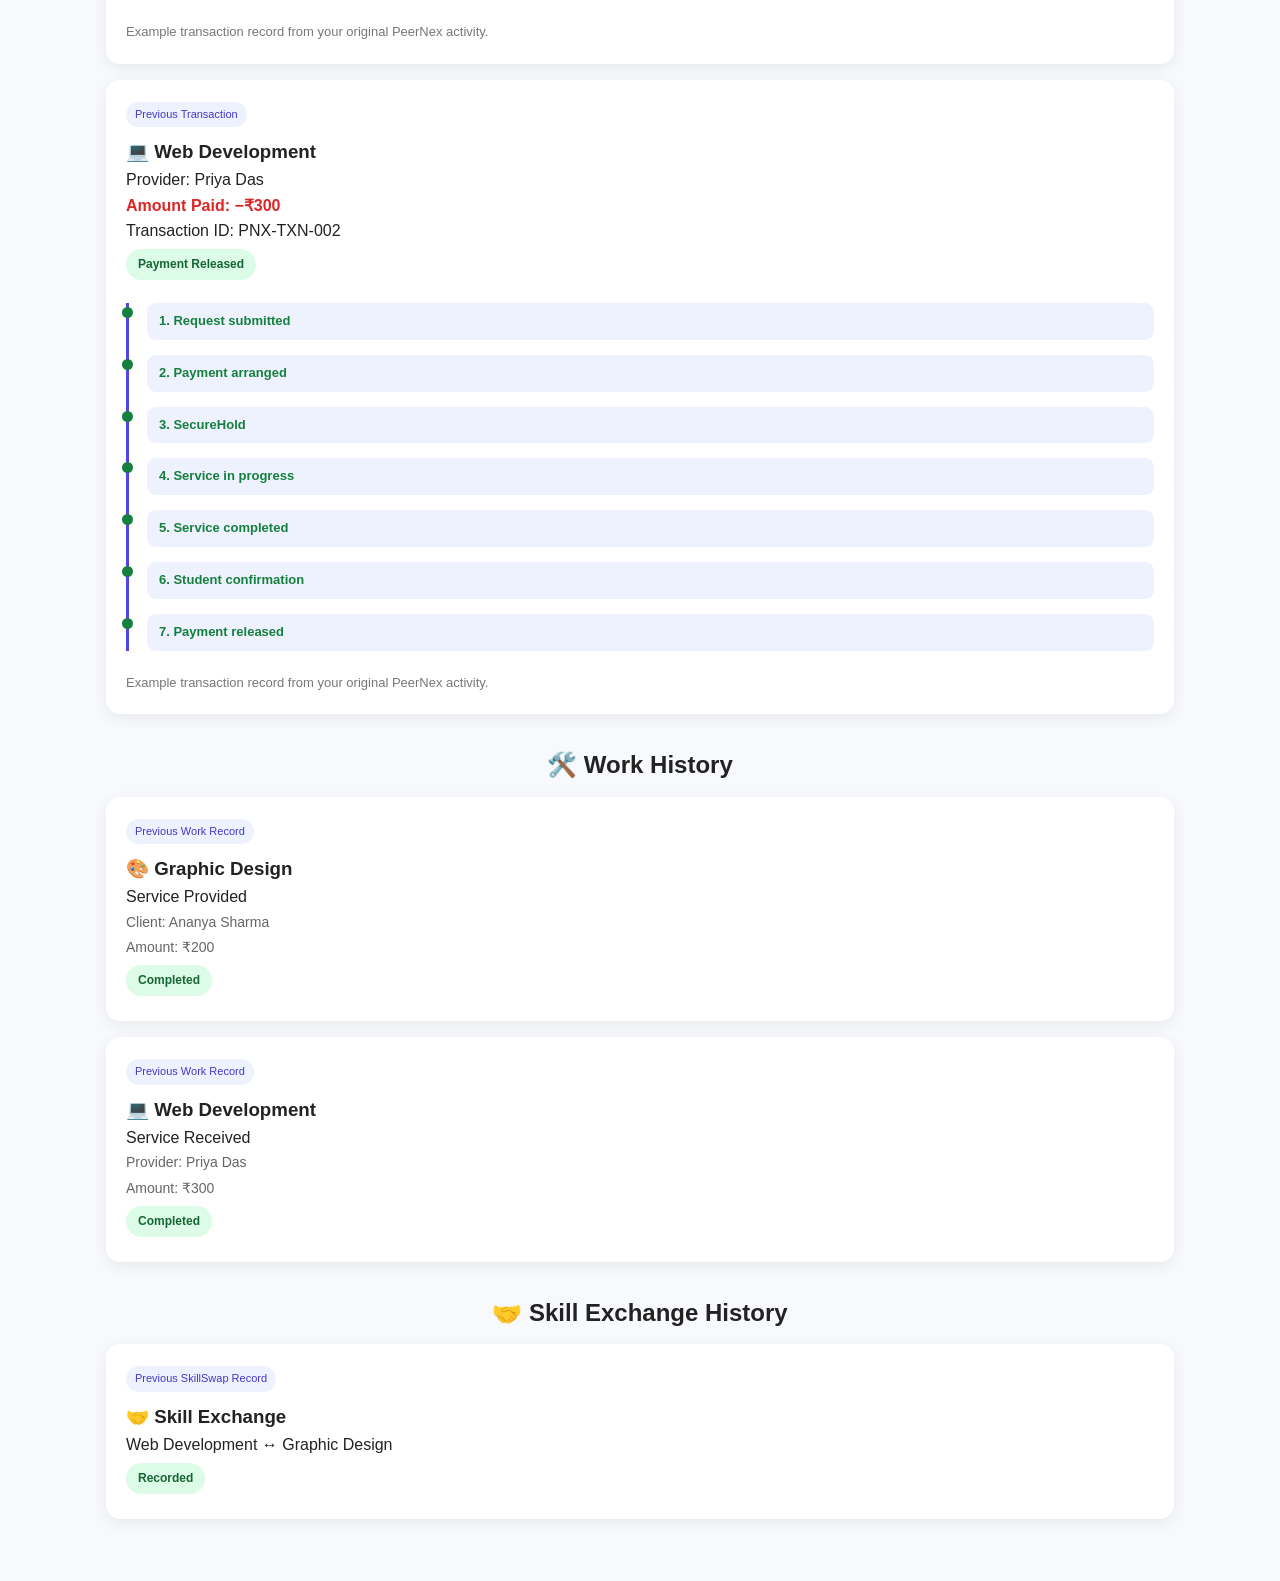
<file: history.html>
<!DOCTYPE html>
<html lang="en">
<head>
<meta charset="UTF-8">
<meta name="viewport" content="width=device-width, initial-scale=1.0">
<title>PeerNex - My Activity</title>
<link rel="stylesheet" href="style.css">

<style>
.activity-page {
    max-width: 1100px;
    margin: 30px auto;
    padding: 16px;
    color: #222;
}

.activity-page h1,
.activity-page h2 {
    margin-bottom: 12px;
}

.activity-intro {
    color: #666;
    margin-bottom: 24px;
}

.activity-stats,
.money-summary {
    display: grid;
    grid-template-columns: repeat(auto-fit,minmax(180px,1fr));
    gap: 15px;
    margin-bottom: 25px;
}

.stat-card,
.activity-card,
.request-card,
.payment-card,
.money-card {
    background: white;
    padding: 20px;
    border-radius: 14px;
    box-shadow: 0 4px 15px #0001;
    margin-bottom: 16px;
}

.stat-card h3,
.money-card h3 {
    font-size: 14px;
    color: #666;
    margin: 0 0 10px;
}

.stat-card strong {
    font-size: 27px;
    color: #4f46e5;
}

.money-card strong {
    font-size: 25px;
}

.section-title {
    margin-top: 32px;
    margin-bottom: 15px;
}

.request-card h3,
.payment-card h3,
.activity-card h3 {
    margin-top: 0;
}

.request-meta {
    color: #666;
    font-size: 14px;
    line-height: 1.8;
}

.status {
    display: inline-block;
    padding: 6px 12px;
    border-radius: 20px;
    font-size: 12px;
    font-weight: bold;
    background: #e5e7eb;
    color: #374151;
    margin: 5px 0;
}

.status.accepted,
.status.in-progress {
    background: #dbeafe;
    color: #1d4ed8;
}

.status.completed,
.status.released {
    background: #dcfce7;
    color: #166534;
}

.status.rejected,
.status.cancelled {
    background: #fee2e2;
    color: #991b1b;
}

.status.payment,
.status.securehold,
.status.under-review {
    background: #fef3c7;
    color: #92400e;
}

.action-buttons {
    display: flex;
    flex-wrap: wrap;
    gap: 9px;
    margin-top: 14px;
}

.action-buttons button,
.activity-page button {
    border: none;
    border-radius: 8px;
    padding: 10px 14px;
    background: #4f46e5;
    color: white;
    cursor: pointer;
}

.action-buttons .danger {
    background: #dc2626;
}

.action-buttons .success {
    background: #15803d;
}

.action-buttons button:hover {
    opacity: .85;
}

.timeline {
    border-left: 3px solid #4f46e5;
    padding-left: 18px;
    margin: 18px 0;
}

.timeline-step {
    margin-bottom: 15px;
    position: relative;
    color: #777;
}

.timeline-step::before {
    content: "";
    width: 11px;
    height: 11px;
    background: #d1d5db;
    border-radius: 50%;
    position: absolute;
    left: -25px;
    top: 4px;
}

.timeline-step.done {
    color: #15803d;
    font-weight: bold;
}

.timeline-step.done::before {
    background: #15803d;
}

.timeline-step.current {
    color: #4f46e5;
    font-weight: bold;
}

.timeline-step.current::before {
    background: #4f46e5;
}

.money-positive {
    color: #15803d;
    font-weight: bold;
}

.money-negative {
    color: #dc2626;
    font-weight: bold;
}

.empty-state {
    padding: 25px;
    text-align: center;
    color: #777;
    background: #f3f4f6;
    border-radius: 12px;
}

.availability-badge {
    font-weight: bold;
    color: #15803d;
}

.availability-badge.busy {
    color: #dc2626;
}

.small-note {
    color: #777;
    font-size: 13px;
}

.record-label {
    display: inline-block;
    font-size: 11px;
    padding: 4px 9px;
    border-radius: 20px;
    background: #eef2ff;
    color: #4338ca;
    margin-bottom: 10px;
}

body.dark-mode .activity-page {
    color: #f3f4f6 !important;
}

body.dark-mode .activity-intro,
body.dark-mode .request-meta,
body.dark-mode .small-note {
    color: #cbd5e1 !important;
}

body.dark-mode .stat-card,
body.dark-mode .activity-card,
body.dark-mode .request-card,
body.dark-mode .payment-card,
body.dark-mode .money-card {
    background: #1f2937 !important;
    color: #f9fafb !important;
    border: 1px solid #374151;
    box-shadow: 0 4px 15px #0004;
}

body.dark-mode .stat-card h3,
body.dark-mode .money-card h3 {
    color: #cbd5e1 !important;
}

body.dark-mode .stat-card strong {
    color: #a5b4fc !important;
}

body.dark-mode .empty-state {
    background: #374151 !important;
    color: #d1d5db !important;
}

body.dark-mode .timeline {
    border-color: #818cf8;
}

body.dark-mode .timeline-step {
    color: #9ca3af;
}

body.dark-mode .timeline-step.done {
    color: #86efac;
}

body.dark-mode .timeline-step.current {
    color: #a5b4fc;
}

body.dark-mode .timeline-step::before {
    background: #6b7280;
}

body.dark-mode .timeline-step.done::before {
    background: #86efac;
}

body.dark-mode .timeline-step.current::before {
    background: #a5b4fc;
}

body.dark-mode .status {
    background: #374151;
    color: #f9fafb;
}

body.dark-mode .status.accepted,
body.dark-mode .status.in-progress {
    background: #1e3a8a;
    color: #dbeafe;
}

body.dark-mode .status.completed,
body.dark-mode .status.released {
    background: #14532d;
    color: #dcfce7;
}

body.dark-mode .status.rejected,
body.dark-mode .status.cancelled {
    background: #7f1d1d;
    color: #fee2e2;
}

body.dark-mode .status.payment,
body.dark-mode .status.securehold,
body.dark-mode .status.under-review {
    background: #78350f;
    color: #fef3c7;
}

body.dark-mode .money-positive {
    color: #86efac;
}

body.dark-mode .money-negative {
    color: #fca5a5;
}

body.dark-mode .record-label {
    background: #312e81;
    color: #c7d2fe;
}

@media(max-width:600px) {
    .activity-page {
        padding: 10px;
    }

    .action-buttons button {
        flex: 1;
    }
}
</style>
</head>

<body>

<header>
    <div class="logo">PeerNex</div>
    <nav>
        <a href="index.html">Home</a>
        <a href="request.html">Need Help</a>
        <a href="offer.html">Offer Skill</a>
        <a href="matches.html">Matches</a>
        <a href="feedback.html">Feedback</a>
        <a href="history.html">My Activity</a>
        <a href="chat.html">Chat</a>
    </nav>
</header>

<main class="activity-page">

<h1>📊 My Activity</h1>
<p class="activity-intro">
Track your services, requests, transactions, payments and skill exchanges in one place.
</p>

<!-- ACTIVITY COUNTERS -->
<div class="activity-stats">

    <div class="stat-card">
        <h3>Services Provided</h3>
        <strong id="providedCount">1</strong>
    </div>

    <div class="stat-card">
        <h3>Services Received</h3>
        <strong id="receivedCount">1</strong>
    </div>

    <div class="stat-card">
        <h3>Skill Exchanges</h3>
        <strong id="exchangeCount">1</strong>
    </div>

    <div class="stat-card">
        <h3>Transactions</h3>
        <strong id="paymentCount">2</strong>
    </div>

</div>

<!-- MONEY SUMMARY -->
<h2 class="section-title">💵 Money Summary</h2>

<div class="money-summary">

    <div class="money-card">
        <h3>Money Received</h3>
        <strong class="money-positive" id="moneyReceived">+₹200</strong>
        <p class="small-note">From services provided</p>
    </div>

    <div class="money-card">
        <h3>Money Paid</h3>
        <strong class="money-negative" id="moneyPaid">−₹300</strong>
        <p class="small-note">For services received</p>
    </div>

</div>

<!-- AVAILABILITY -->
<h2 class="section-title">👤 Provider Availability</h2>

<div class="activity-card">
    <p>
        Your current status:
        <span id="myAvailability" class="availability-badge">Free</span>
    </p>
    <small class="small-note">
        Your status changes according to your accepted active work.
    </small>
</div>

<!-- WORK IN PROGRESS -->
<h2 class="section-title">📌 Work in Progress & Requests</h2>
<div id="requestsContainer"></div>

<!-- PAYMENT HISTORY -->
<h2 class="section-title">💰 Payment & Transaction History</h2>
<div id="paymentContainer"></div>

<!-- WORK HISTORY -->
<h2 class="section-title">🛠️ Work History</h2>
<div id="workContainer"></div>

<!-- SKILL EXCHANGE -->
<h2 class="section-title">🤝 Skill Exchange History</h2>
<div id="exchangeContainer"></div>

</main>

<script>
const STORAGE_KEY = "peernexServiceRequests";
const MY_NAME = "AM Sushree Swagatika Sahu";

/* ORIGINAL SAMPLE RECORDS */
const sampleTransactions = [
    {
        id: "PNX-TXN-001",
        service: "Graphic Design",
        person: "Ananya Sharma",
        amount: 200,
        type: "received",
        status: "Released"
    },
    {
        id: "PNX-TXN-002",
        service: "Web Development",
        person: "Priya Das",
        amount: 300,
        type: "paid",
        status: "Released"
    }
];

const sampleExchanges = [
    {
        details: "Web Development ↔ Graphic Design",
        person: "PeerNex Student",
        type: "sample"
    }
];

const timelineSteps = [
    "Request submitted",
    "Payment arranged",
    "SecureHold",
    "Service in progress",
    "Service completed",
    "Student confirmation",
    "Payment released"
];

function getRequests() {
    try {
        const data = JSON.parse(localStorage.getItem(STORAGE_KEY) || "[]");
        return Array.isArray(data) ? data : [];
    } catch (error) {
        return [];
    }
}

function saveRequests(requests) {
    localStorage.setItem(STORAGE_KEY, JSON.stringify(requests));
}

function getExchanges() {
    try {
        const data = JSON.parse(
            localStorage.getItem("peernexSkillExchanges") || "[]"
        );
        return Array.isArray(data) ? data : [];
    } catch (error) {
        return [];
    }
}

function safeText(value) {
    return String(value || "").replace(/[&<>"']/g, char => ({
        "&":"&amp;",
        "<":"&lt;",
        ">":"&gt;",
        '"':"&quot;",
        "'":"&#039;"
    })[char]);
}

function statusClass(status) {
    return String(status || "").toLowerCase().replace(/\s+/g, "-");
}

function isActive(status) {
    return [
        "Accepted",
        "Payment",
        "SecureHold",
        "In Progress",
        "Under Review"
    ].includes(status);
}

function isPaymentStatus(status) {
    return [
        "Payment",
        "SecureHold",
        "In Progress",
        "Under Review",
        "Completed",
        "Released"
    ].includes(status);
}

/* AVAILABILITY */
function getAvailability(requests) {
    return requests.some(request =>
        request.provider === MY_NAME && isActive(request.status)
    ) ? "Busy" : "Free";
}

function updateAvailability() {
    const status = getAvailability(getRequests());
    const element = document.getElementById("myAvailability");

    element.textContent = status;
    element.className = "availability-badge" +
        (status === "Busy" ? " busy" : "");
}

/* UPDATE REQUEST STATUS */
function updateRequest(index, newStatus) {
    const requests = getRequests();

    if (!requests[index]) return;

    requests[index].status = newStatus;
    requests[index].updatedAt = new Date().toISOString();

    saveRequests(requests);
    renderPage();
}

function acceptRequest(index) {
    updateRequest(index, "Accepted");
}

function rejectRequest(index) {
    if (!confirm("Are you sure you want to reject this request?")) return;
    updateRequest(index, "Rejected");
}

function arrangePayment(index) {
    updateRequest(index, "Payment");
}

function confirmSecureHold(index) {
    if (!confirm("Confirm that the demo payment has been arranged and placed on SecureHold?")) return;
    updateRequest(index, "SecureHold");
}

function startWork(index) {
    updateRequest(index, "In Progress");
}

function submitReview(index) {
    updateRequest(index, "Under Review");
}

function completeWork(index) {
    if (!confirm("Confirm that this service has been completed?")) return;
    updateRequest(index, "Completed");
}

function releasePayment(index) {
    if (!confirm("Confirm completion and release the demo payment?")) return;
    updateRequest(index, "Released");
}

function cancelRequest(index) {
    if (!confirm("Are you sure you want to cancel this request?")) return;
    updateRequest(index, "Cancelled");
}

/* OPEN CHAT FOR THE PARTICULAR REQUEST */
function openRequestChat(index) {
    const request = getRequests()[index];
    if (!request) return;

    const otherPerson = request.provider === MY_NAME
        ? (request.client || "PeerNex Student")
        : (request.provider || "PeerNex Student");

    const url = "chat.html?user=" + encodeURIComponent(otherPerson) +
        "&service=" + encodeURIComponent(request.service || "Service") +
        "&request=" + encodeURIComponent(request.id || "") +
        "&amount=" + encodeURIComponent(request.amount || "");

    window.location.href = url;
}

/* REQUESTS AND WORK PROGRESS */
function renderRequests(requests) {
    const container = document.getElementById("requestsContainer");
    container.innerHTML = "";

    if (!requests.length) {
        container.innerHTML =
            '<div class="empty-state">No service requests yet. Your new requests will appear here.</div>';
        return;
    }

    requests.forEach((request, index) => {
        const status = request.status || "Request Sent";
        const isProvider = request.provider === MY_NAME;

        const person = isProvider
            ? (request.client || "Student")
            : (request.provider || "Student");

        let buttons = "";

        if (isProvider && status === "Request Sent") {
            buttons += `<button class="success" onclick="acceptRequest(${index})">Accept Request</button>`;
            buttons += `<button class="danger" onclick="rejectRequest(${index})">Reject</button>`;
        }

        if (isProvider && status === "Accepted") {
            buttons += `<button onclick="arrangePayment(${index})">Mark Payment Arranged</button>`;
            buttons += `<button onclick="startWork(${index})">Start Work</button>`;
        }

        if (!isProvider && status === "Payment") {
            buttons += `<button class="success" onclick="confirmSecureHold(${index})">Confirm SecureHold</button>`;
        }

        if (isProvider && status === "SecureHold") {
            buttons += `<button onclick="startWork(${index})">Start Work</button>`;
        }

        if (isProvider && status === "In Progress") {
            buttons += `<button onclick="submitReview(${index})">Submit for Review</button>`;
        }

        if (!isProvider && status === "Under Review") {
            buttons += `<button class="success" onclick="completeWork(${index})">Confirm Completed</button>`;
        }

        if (isProvider && status === "Under Review") {
            buttons += `<button onclick="openRequestChat(${index})">Discuss Work</button>`;
        }

        if (isProvider && status === "Completed") {
            buttons += `<button class="success" onclick="releasePayment(${index})">Release Demo Payment</button>`;
        }

        if (isActive(status) || status === "Request Sent") {
            buttons += `<button onclick="openRequestChat(${index})">💬 Contact</button>`;
            buttons += `<button class="danger" onclick="cancelRequest(${index})">Cancel</button>`;
        }

        const card = document.createElement("div");
        card.className = "request-card";

        card.innerHTML = `
            <h3>${safeText(request.service || "Service Request")}</h3>

            <p class="request-meta">
                ${isProvider ? "Client" : "Provider"}: ${safeText(person)}<br>
                Amount: ₹${safeText(request.amount || "0")}<br>
                Request ID: ${safeText(request.id || "N/A")}<br>
                Created: ${safeText(request.createdAt ? new Date(request.createdAt).toLocaleString() : "N/A")}
            </p>

            <span class="status ${statusClass(status)}">${safeText(status)}</span>

            <div class="action-buttons">${buttons}</div>
        `;

        container.appendChild(card);
    });
}

/* PAYMENT TIMELINE */
function getTimelineIndex(status) {
    const positions = {
        "Request Sent": 0,
        "Accepted": 0,
        "Payment": 1,
        "SecureHold": 2,
        "In Progress": 3,
        "Under Review": 4,
        "Completed": 5,
        "Released": 6
    };

    return positions[status] ?? 0;
}

function createTimeline(status, completedSample = false) {
    const current = completedSample ? 6 : getTimelineIndex(status);

    return `
        <div class="timeline">
            ${timelineSteps.map((step, index) => {
                let className = "";

                if (index < current || (completedSample && index === current)) {
                    className = "done";
                } else if (index === current) {
                    className = "current";
                }

                return `
                    <div class="timeline-step ${className}">
                        ${index + 1}. ${step}
                    </div>
                `;
            }).join("")}
        </div>
    `;
}

/* PAYMENT HISTORY */
function renderPayments(requests) {
    const container = document.getElementById("paymentContainer");
    container.innerHTML = "";

    /* Original ₹200 transaction */
    container.innerHTML += `
        <div class="payment-card">
            <span class="record-label">Previous Transaction</span>
            <h3>🎨 Graphic Design</h3>
            <p>Client: Ananya Sharma</p>
            <p class="money-positive">Amount Received: +₹200</p>
            <p>Transaction ID: PNX-TXN-001</p>
            <span class="status released">Payment Released</span>
            ${createTimeline("Released", true)}
            <small class="small-note">Example transaction record from your original PeerNex activity.</small>
        </div>
    `;

    /* Original ₹300 transaction */
    container.innerHTML += `
        <div class="payment-card">
            <span class="record-label">Previous Transaction</span>
            <h3>💻 Web Development</h3>
            <p>Provider: Priya Das</p>
            <p class="money-negative">Amount Paid: −₹300</p>
            <p>Transaction ID: PNX-TXN-002</p>
            <span class="status released">Payment Released</span>
            ${createTimeline("Released", true)}
            <small class="small-note">Example transaction record from your original PeerNex activity.</small>
        </div>
    `;

    const payments = requests.filter(request =>
        isPaymentStatus(request.status)
    );

    payments.forEach(request => {
        const isProvider = request.provider === MY_NAME;
        const amount = Number(request.amount || 0);

        const paymentStatus = request.status === "Released"
            ? "Payment Released"
            : request.status === "Completed"
            ? "Completed - Awaiting Release"
            : "SecureHold / Work in Progress";

        const card = document.createElement("div");
        card.className = "payment-card";

        card.innerHTML = `
            <span class="record-label">Live Activity</span>
            <h3>${safeText(request.service || "Service")}</h3>

            <p>${isProvider ? "Client" : "Provider"}:
                ${safeText(isProvider ? request.client : request.provider)}
            </p>

            <p class="${isProvider ? "money-positive" : "money-negative"}">
                ${isProvider ? "Amount to receive" : "Amount to pay"}: ₹${amount}
            </p>

            <p>Request ID: ${safeText(request.id || "N/A")}</p>

            <span class="status ${statusClass(request.status)}">
                ${safeText(paymentStatus)}
            </span>

            ${createTimeline(request.status)}

            <small class="small-note">
                Demo tracking only. No real payment or escrow transaction is processed.
            </small>
        `;

        container.appendChild(card);
    });
}

/* WORK HISTORY */
function renderWork(requests) {
    const container = document.getElementById("workContainer");
    container.innerHTML = "";

    /* Original service provided */
    container.innerHTML += `
        <div class="activity-card">
            <span class="record-label">Previous Work Record</span>
            <h3>🎨 Graphic Design</h3>
            <p>Service Provided</p>
            <p class="request-meta">
                Client: Ananya Sharma<br>
                Amount: ₹200
            </p>
            <span class="status released">Completed</span>
        </div>
    `;

    /* Original service received */
    container.innerHTML += `
        <div class="activity-card">
            <span class="record-label">Previous Work Record</span>
            <h3>💻 Web Development</h3>
            <p>Service Received</p>
            <p class="request-meta">
                Provider: Priya Das<br>
                Amount: ₹300
            </p>
            <span class="status released">Completed</span>
        </div>
    `;

    const work = requests.filter(request =>
        request.provider === MY_NAME || request.client === MY_NAME
    );

    work.forEach(request => {
        const isProvider = request.provider === MY_NAME;
        const card = document.createElement("div");
        card.className = "activity-card";

        card.innerHTML = `
            <span class="record-label">Live Activity</span>
            <h3>${safeText(request.service || "Service")}</h3>

            <p>${isProvider ? "Service Provided" : "Service Received"}</p>

            <p class="request-meta">
                ${isProvider
                    ? "Client: " + safeText(request.client || "Student")
                    : "Provider: " + safeText(request.provider || "Student")
                }<br>
                Amount: ₹${safeText(request.amount || "0")}
            </p>

            <span class="status ${statusClass(request.status)}">
                ${safeText(request.status || "Request Sent")}
            </span>
        `;

        container.appendChild(card);
    });
}

/* SKILL EXCHANGE HISTORY */
function renderExchanges() {
    const container = document.getElementById("exchangeContainer");
    const exchanges = getExchanges();

    container.innerHTML = `
        <div class="activity-card">
            <span class="record-label">Previous SkillSwap Record</span>
            <h3>🤝 Skill Exchange</h3>
            <p>Web Development ↔ Graphic Design</p>
            <span class="status completed">Recorded</span>
        </div>
    `;

    exchanges.forEach(exchange => {
        const card = document.createElement("div");
        card.className = "activity-card";

        card.innerHTML = `
            <span class="record-label">Live Activity</span>
            <h3>🤝 Skill Exchange</h3>
            <p>${safeText(exchange.details || exchange.skill || "Skill exchange")}</p>
        `;

        container.appendChild(card);
    });
}

/* MAIN PAGE */
function renderPage() {
    const requests = getRequests();
    const exchanges = getExchanges();

    const provided = requests.filter(request =>
        request.provider === MY_NAME &&
        ["Completed", "Released"].includes(request.status)
    );

    const received = requests.filter(request =>
        request.client === MY_NAME &&
        ["Completed", "Released"].includes(request.status)
    );

    const payments = requests.filter(request =>
        isPaymentStatus(request.status)
    );

    const receivedAmount = 200 + requests.reduce((total, request) => {
        if (request.provider === MY_NAME && request.status === "Released") {
            return total + Number(request.amount || 0);
        }
        return total;
    }, 0);

    const paidAmount = 300 + requests.reduce((total, request) => {
        if (request.client === MY_NAME && request.status === "Released") {
            return total + Number(request.amount || 0);
        }
        return total;
    }, 0);

    document.getElementById("providedCount").textContent =
        1 + provided.length;

    document.getElementById("receivedCount").textContent =
        1 + received.length;

    document.getElementById("exchangeCount").textContent =
        1 + exchanges.length;

    document.getElementById("paymentCount").textContent =
        2 + payments.length;

    document.getElementById("moneyReceived").textContent =
        "+₹" + receivedAmount;

    document.getElementById("moneyPaid").textContent =
        "−₹" + paidAmount;

    updateAvailability();
    renderRequests(requests);
    renderPayments(requests);
    renderWork(requests);
    renderExchanges();
}

/* INITIALIZE */
renderPage();
</script>

<script src="script.js"></script>

</body>
</html>
</file>
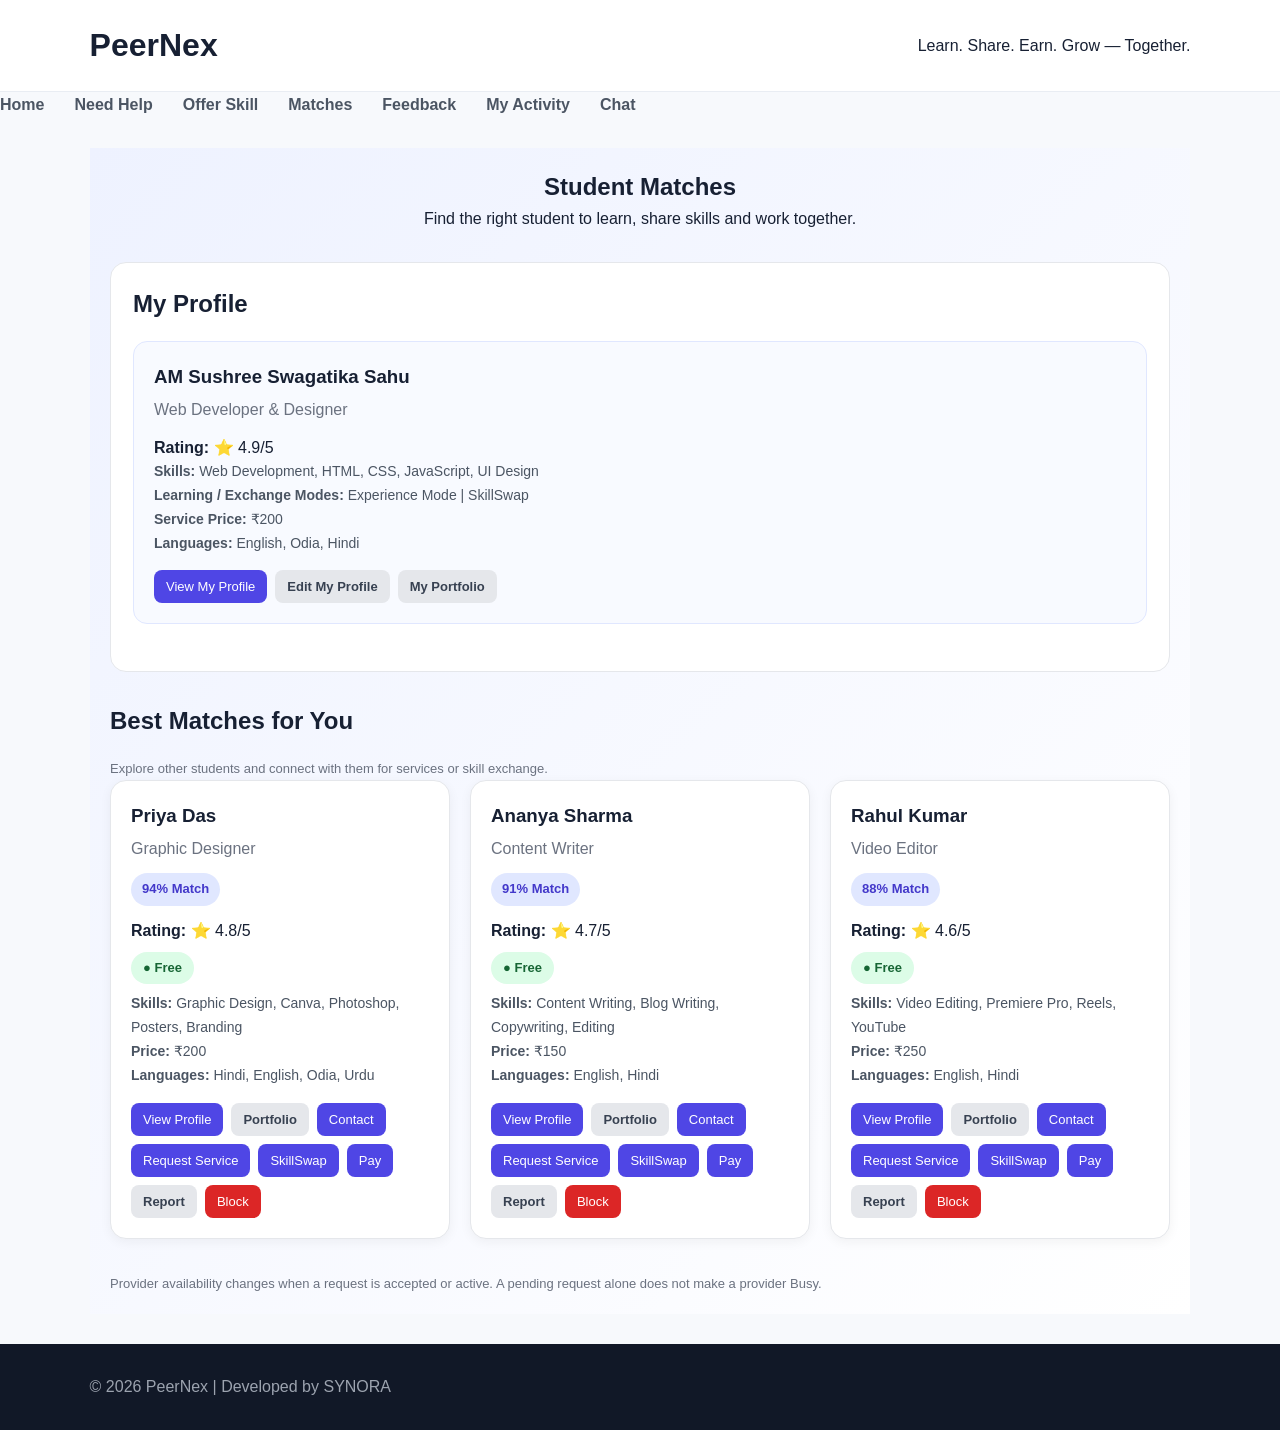
<file: matches.html>
<!DOCTYPE html>
<html lang="en">
<head>
<meta charset="UTF-8">
<meta name="viewport" content="width=device-width, initial-scale=1.0">
<title>PeerNex - Matches</title>

<link rel="stylesheet" href="style.css">

<style>
.matches-page {
    max-width: 1100px;
    margin: 30px auto;
    padding: 20px;
}

.page-heading {
    text-align: center;
    margin-bottom: 30px;
}

.profile-section {
    background: #ffffff;
    border: 1px solid #e5e7eb;
    border-radius: 16px;
    padding: 22px;
    margin-bottom: 30px;
}

.profile-card {
    background: #f8faff;
    border: 1px solid #e0e7ff;
    border-radius: 14px;
    padding: 20px;
    margin-top: 15px;
}

.student-grid {
    display: grid;
    grid-template-columns: repeat(auto-fit, minmax(260px, 1fr));
    gap: 20px;
}

.student-card {
    background: #ffffff;
    border: 1px solid #e5e7eb;
    border-radius: 16px;
    padding: 20px;
    box-shadow: 0 3px 12px rgba(0,0,0,0.05);
}

.student-card h3,
.profile-card h3 {
    margin-top: 0;
}

.student-role {
    color: #6b7280;
    margin: 5px 0 12px;
}

.match-score {
    display: inline-block;
    background: #e0e7ff;
    color: #4338ca;
    padding: 6px 11px;
    border-radius: 20px;
    font-size: 13px;
    font-weight: bold;
    margin-bottom: 12px;
}

.availability {
    display: inline-block;
    padding: 6px 12px;
    border-radius: 20px;
    font-size: 13px;
    font-weight: bold;
    margin: 8px 0;
}

.availability.free {
    background: #dcfce7;
    color: #166534;
}

.availability.busy {
    background: #fee2e2;
    color: #991b1b;
}

.student-info {
    color: #4b5563;
    line-height: 1.7;
    font-size: 14px;
}

.card-buttons {
    display: flex;
    flex-wrap: wrap;
    gap: 8px;
    margin-top: 15px;
}

.card-buttons button {
    border: none;
    padding: 9px 12px;
    border-radius: 8px;
    cursor: pointer;
    background: #4f46e5;
    color: white;
    font-size: 13px;
}

.card-buttons button:hover {
    opacity: 0.88;
}

.card-buttons .secondary {
    background: #e5e7eb;
    color: #374151;
}

.card-buttons .danger {
    background: #dc2626;
}

.section-heading {
    margin-bottom: 18px;
}

.small-note {
    color: #6b7280;
    font-size: 13px;
    margin-top: 10px;
}

/* =====================================
   DARK MODE - MATCHES PAGE
===================================== */

body.dark-mode .matches-page {
    color: #f3f4f6 !important;
}

body.dark-mode .matches-page h2,
body.dark-mode .matches-page h3,
body.dark-mode .matches-page p,
body.dark-mode .matches-page strong {
    color: #f3f4f6 !important;
}

body.dark-mode .profile-section,
body.dark-mode .student-card {
    background: #1f2937 !important;
    border: 1px solid #374151 !important;
    color: #f3f4f6 !important;
}

body.dark-mode .profile-card {
    background: #273449 !important;
    border: 1px solid #475569 !important;
    color: #f3f4f6 !important;
}

body.dark-mode .student-info,
body.dark-mode .student-role,
body.dark-mode .small-note {
    color: #cbd5e1 !important;
}

body.dark-mode .match-score {
    background: #3730a3 !important;
    color: #e0e7ff !important;
}

body.dark-mode .availability.free {
    background: #14532d !important;
    color: #bbf7d0 !important;
}

body.dark-mode .availability.busy {
    background: #7f1d1d !important;
    color: #fecaca !important;
}

body.dark-mode .card-buttons .secondary {
    background: #374151 !important;
    color: #f9fafb !important;
}

body.dark-mode .card-buttons button {
    color: #ffffff !important;
}

/* Responsive design */

@media(max-width:600px) {
    .matches-page {
        padding: 12px;
    }

    .profile-section,
    .student-card {
        padding: 16px;
    }
}
</style>
</head>

<body>

<header>
    <h1>PeerNex</h1>
    <p>Learn. Share. Earn. Grow — Together.</p>
</header>

<nav>
    <a href="index.html">Home</a>
    <a href="request.html">Need Help</a>
    <a href="offer.html">Offer Skill</a>
    <a href="matches.html">Matches</a>
    <a href="feedback.html">Feedback</a>
    <a href="history.html">My Activity</a>
    <a href="chat.html">Chat</a>
</nav>

<main class="matches-page">

    <div class="page-heading">
        <h2>Student Matches</h2>
        <p>Find the right student to learn, share skills and work together.</p>
    </div>

    <!-- MY PROFILE -->

    <section class="profile-section">

        <h2 class="section-heading">My Profile</h2>

        <div class="profile-card">

            <h3>AM Sushree Swagatika Sahu</h3>

            <p class="student-role">Web Developer & Designer</p>

            <p><strong>Rating:</strong> ⭐ 4.9/5</p>

            <p class="student-info">
                <strong>Skills:</strong>
                Web Development, HTML, CSS, JavaScript, UI Design
                <br>

                <strong>Learning / Exchange Modes:</strong>
                Experience Mode | SkillSwap
                <br>

                <strong>Service Price:</strong> ₹200
                <br>

                <strong>Languages:</strong>
                English, Odia, Hindi
            </p>

            <div class="card-buttons">
                <button onclick="viewMyProfile()">View My Profile</button>
                <button class="secondary" onclick="editMyProfile()">Edit My Profile</button>
                <button class="secondary" onclick="viewMyPortfolio()">My Portfolio</button>
            </div>

        </div>
    </section>

    <!-- BEST MATCHES -->

    <section>

        <h2 class="section-heading">Best Matches for You</h2>

        <p class="small-note">
            Explore other students and connect with them for services or skill exchange.
        </p>

        <div class="student-grid">

            <!-- PRIYA -->

            <div class="student-card" data-student="Priya Das">

                <h3>Priya Das</h3>

                <p class="student-role">Graphic Designer</p>

                <span class="match-score">94% Match</span>

                <p><strong>Rating:</strong> ⭐ 4.8/5</p>

                <div class="availability free" id="availability-Priya-Das">
                    ● Free
                </div>

                <p class="student-info">
                    <strong>Skills:</strong>
                    Graphic Design, Canva, Photoshop, Posters, Branding
                    <br>

                    <strong>Price:</strong> ₹200
                    <br>

                    <strong>Languages:</strong>
                    Hindi, English, Odia, Urdu
                </p>

                <div class="card-buttons">
                    <button onclick="viewProfile('Priya Das')">View Profile</button>
                    <button class="secondary" onclick="viewPortfolio('Priya Das')">Portfolio</button>
                    <button onclick="contactStudent('Priya Das')">Contact</button>
                    <button onclick="requestService('Priya Das','Graphic Design',200)">Request Service</button>
                    <button onclick="requestSkillSwap('Priya Das','Graphic Design')">SkillSwap</button>
                    <button onclick="makePayment('Priya Das','Graphic Design',200)">Pay</button>
                    <button class="secondary" onclick="reportStudent('Priya Das')">Report</button>
                    <button class="danger" onclick="blockStudent('Priya Das')">Block</button>
                </div>

            </div>

            <!-- ANANYA -->

            <div class="student-card" data-student="Ananya Sharma">

                <h3>Ananya Sharma</h3>

                <p class="student-role">Content Writer</p>

                <span class="match-score">91% Match</span>

                <p><strong>Rating:</strong> ⭐ 4.7/5</p>

                <div class="availability free" id="availability-Ananya-Sharma">
                    ● Free
                </div>

                <p class="student-info">
                    <strong>Skills:</strong>
                    Content Writing, Blog Writing, Copywriting, Editing
                    <br>

                    <strong>Price:</strong> ₹150
                    <br>

                    <strong>Languages:</strong>
                    English, Hindi
                </p>

                <div class="card-buttons">
                    <button onclick="viewProfile('Ananya Sharma')">View Profile</button>
                    <button class="secondary" onclick="viewPortfolio('Ananya Sharma')">Portfolio</button>
                    <button onclick="contactStudent('Ananya Sharma')">Contact</button>
                    <button onclick="requestService('Ananya Sharma','Content Writing',150)">Request Service</button>
                    <button onclick="requestSkillSwap('Ananya Sharma','Content Writing')">SkillSwap</button>
                    <button onclick="makePayment('Ananya Sharma','Content Writing',150)">Pay</button>
                    <button class="secondary" onclick="reportStudent('Ananya Sharma')">Report</button>
                    <button class="danger" onclick="blockStudent('Ananya Sharma')">Block</button>
                </div>

            </div>

            <!-- RAHUL -->

            <div class="student-card" data-student="Rahul Kumar">

                <h3>Rahul Kumar</h3>

                <p class="student-role">Video Editor</p>

                <span class="match-score">88% Match</span>

                <p><strong>Rating:</strong> ⭐ 4.6/5</p>

                <div class="availability free" id="availability-Rahul-Kumar">
                    ● Free
                </div>

                <p class="student-info">
                    <strong>Skills:</strong>
                    Video Editing, Premiere Pro, Reels, YouTube
                    <br>

                    <strong>Price:</strong> ₹250
                    <br>

                    <strong>Languages:</strong>
                    English, Hindi
                </p>

                <div class="card-buttons">
                    <button onclick="viewProfile('Rahul Kumar')">View Profile</button>
                    <button class="secondary" onclick="viewPortfolio('Rahul Kumar')">Portfolio</button>
                    <button onclick="contactStudent('Rahul Kumar')">Contact</button>
                    <button onclick="requestService('Rahul Kumar','Video Editing',250)">Request Service</button>
                    <button onclick="requestSkillSwap('Rahul Kumar','Video Editing')">SkillSwap</button>
                    <button onclick="makePayment('Rahul Kumar','Video Editing',250)">Pay</button>
                    <button class="secondary" onclick="reportStudent('Rahul Kumar')">Report</button>
                    <button class="danger" onclick="blockStudent('Rahul Kumar')">Block</button>
                </div>

            </div>

        </div>

    </section>

    <p class="small-note">
        Provider availability changes when a request is accepted or active.
        A pending request alone does not make a provider Busy.
    </p>

</main>

<footer>
    <p>© 2026 PeerNex | Developed by SYNORA</p>
</footer>

<script>
const students = [
    "Priya Das",
    "Ananya Sharma",
    "Rahul Kumar"
];

function getRequests() {
    try {
        return JSON.parse(localStorage.getItem("peernexServiceRequests")) || [];
    } catch (error) {
        return [];
    }
}

function saveRequests(requests) {
    localStorage.setItem(
        "peernexServiceRequests",
        JSON.stringify(requests)
    );
}

function getBlockedStudents() {
    try {
        return JSON.parse(localStorage.getItem("peernexBlockedStudents")) || [];
    } catch (error) {
        return [];
    }
}

function updateAvailability() {

    const requests = getRequests();
    const blocked = getBlockedStudents();

    students.forEach(student => {

        const card = document.querySelector(
            `[data-student="${student}"]`
        );

        if (card && blocked.includes(student)) {
            card.style.display = "none";
            return;
        }

        const activeStatuses = [
            "Accepted",
            "Payment",
            "SecureHold",
            "In Progress",
            "Under Review"
        ];

        const isBusy = requests.some(request =>
            request.provider === student &&
            activeStatuses.includes(request.status)
        );

        const availability = document.getElementById(
            "availability-" + student.replaceAll(" ", "-")
        );

        if (availability) {

            if (isBusy) {
                availability.className = "availability busy";
                availability.textContent = "● Busy";
            } else {
                availability.className = "availability free";
                availability.textContent = "● Free";
            }

        }

    });
}

// CONTACT

function contactStudent(student) {

    window.location.href =
        "chat.html?user=" + encodeURIComponent(student);

}

// REQUEST SERVICE

function requestService(student, service, amount) {

    const requests = getRequests();

    const requestId = "REQ-" + Date.now();

    const newRequest = {
        id: requestId,
        provider: student,
        service: service,
        amount: amount,
        status: "Request Sent",
        createdAt: new Date().toISOString(),
        client: "AM Sushree Swagatika Sahu"
    };

    requests.push(newRequest);

    saveRequests(requests);

    updateAvailability();

    alert(
        "Your request has been sent to " + student +
        ".\n\nThe provider will become Busy only after accepting your request."
    );

    window.location.href =
        "chat.html?user=" + encodeURIComponent(student) +
        "&service=" + encodeURIComponent(service) +
        "&amount=" + amount +
        "&request=" + requestId;

}

// SKILLSWAP

function requestSkillSwap(student, service) {

    window.location.href =
        "chat.html?user=" + encodeURIComponent(student) +
        "&service=" + encodeURIComponent(service) +
        "&type=skillswap";

}

// PAYMENT

function makePayment(student, service, amount) {

    window.location.href =
        "payment.html?provider=" + encodeURIComponent(student) +
        "&service=" + encodeURIComponent(service) +
        "&amount=" + amount;

}

// PROFILE

function viewProfile(student) {

    alert(
        "You selected " + student +
        "'s profile.\n\nThe full profile page can be connected here when it is available."
    );

}

function viewPortfolio(student) {

    alert(
        "You selected " + student +
        "'s portfolio.\n\nPortfolio samples can be viewed here when the portfolio page is connected."
    );

}

function viewMyProfile() {
    alert("This is your PeerNex profile.");
}

function editMyProfile() {
    alert("Your profile editing page can be connected here.");
}

function viewMyPortfolio() {
    alert("This is your portfolio section.");
}

// REPORT

function reportStudent(student) {

    const reason = prompt(
        "Why are you reporting " + student + "?"
    );

    if (!reason || !reason.trim()) {
        return;
    }

    let reports = [];

    try {
        reports = JSON.parse(localStorage.getItem("peernexReports")) || [];
    } catch (error) {
        reports = [];
    }

    reports.push({
        student: student,
        reason: reason.trim(),
        date: new Date().toISOString()
    });

    localStorage.setItem(
        "peernexReports",
        JSON.stringify(reports)
    );

    alert(
        "Your report has been saved. Thank you for helping keep PeerNex safe."
    );

}

// BLOCK

function blockStudent(student) {

    const confirmBlock = confirm(
        "Are you sure you want to block " + student +
        "?\n\nTheir profile will be hidden from your Matches page on this browser."
    );

    if (!confirmBlock) {
        return;
    }

    const blocked = getBlockedStudents();

    if (!blocked.includes(student)) {
        blocked.push(student);
    }

    localStorage.setItem(
        "peernexBlockedStudents",
        JSON.stringify(blocked)
    );

    updateAvailability();

    alert(student + " has been blocked on this browser.");

}

// INITIALIZE

updateAvailability();

</script>

<!-- Shared theme and navigation script -->
<script src="script.js"></script>

</body>
</html>
</file>
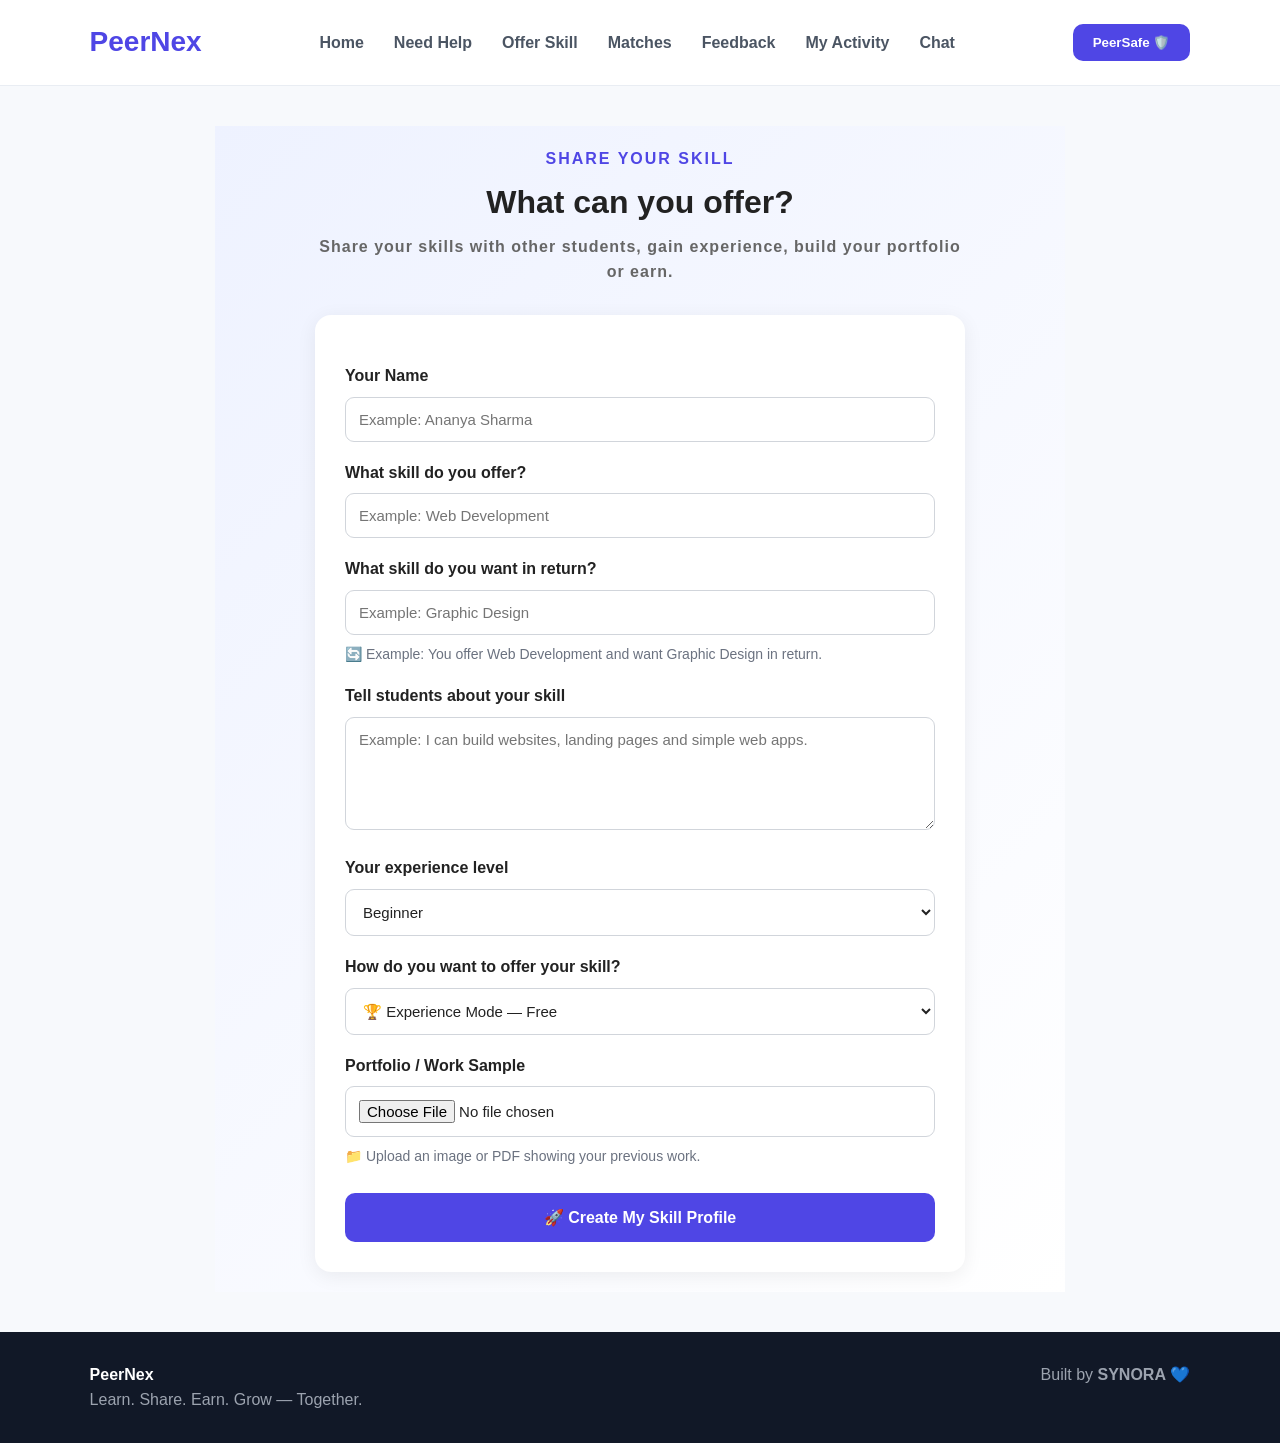
<file: offer.html>
<!DOCTYPE html>
<html lang="en">

<head>
<meta charset="UTF-8">
<meta name="viewport" content="width=device-width, initial-scale=1.0">
<title>Offer Your Skill | PeerNex</title>

<link rel="stylesheet" href="style.css">

<style>
/* OFFER PAGE */
.request-page {
    max-width: 850px;
    margin: 40px auto;
    padding: 20px;
    color: #222;
}

.request-page .section-title {
    text-align: center;
    margin-bottom: 30px;
}

.request-page .section-title > p:first-child {
    color: #4f46e5;
    font-weight: bold;
    letter-spacing: 2px;
}

.request-page .section-title h2 {
    font-size: 32px;
    margin: 12px 0;
}

.request-page .section-title p {
    color: #666;
}

.request-form {
    background: white;
    padding: 30px;
    border-radius: 16px;
    box-shadow: 0 4px 20px #0001;
}

.request-form label {
    display: block;
    font-weight: 600;
    margin: 18px 0 8px;
}

.request-form input,
.request-form textarea,
.request-form select {
    width: 100%;
    padding: 13px;
    border: 1px solid #d1d5db;
    border-radius: 9px;
    font-size: 15px;
    background: #fff;
    color: #222;
    outline: none;
    box-sizing: border-box;
}

.request-form input:focus,
.request-form textarea:focus,
.request-form select:focus {
    border-color: #4f46e5;
    box-shadow: 0 0 0 3px #4f46e520;
}

.request-form textarea {
    resize: vertical;
}

#priceBox {
    margin-top: 18px;
    padding: 15px;
    border-radius: 12px;
    background: #f5f3ff;
    border: 1px solid #ddd6fe;
}

.offer-hint {
    margin-top: 8px;
    color: #6b7280;
    font-size: 14px;
}

.find-match-btn {
    width: 100%;
    margin-top: 25px;
    padding: 15px;
    background: #4f46e5;
    color: white;
    border: none;
    border-radius: 10px;
    font-size: 16px;
    font-weight: bold;
    cursor: pointer;
}

.find-match-btn:hover {
    background: #4338ca;
}

/* DARK MODE */
body.dark-mode .request-page {
    color: #f3f4f6 !important;
}

body.dark-mode .request-page .section-title p {
    color: #cbd5e1 !important;
}

body.dark-mode .request-page .section-title > p:first-child {
    color: #a5b4fc !important;
}

body.dark-mode .request-form {
    background: #1f2937 !important;
    color: #f9fafb !important;
    border: 1px solid #374151;
    box-shadow: 0 4px 20px #0004;
}

body.dark-mode .request-form label {
    color: #f3f4f6 !important;
}

body.dark-mode .request-form input,
body.dark-mode .request-form textarea,
body.dark-mode .request-form select {
    background: #111827 !important;
    color: #f9fafb !important;
    border: 1px solid #4b5563 !important;
}

body.dark-mode .request-form input::placeholder,
body.dark-mode .request-form textarea::placeholder {
    color: #9ca3af !important;
}

body.dark-mode .request-form select option {
    background: #1f2937;
    color: #f9fafb;
}

body.dark-mode #priceBox {
    background: #312e81 !important;
    border-color: #4338ca !important;
}

body.dark-mode .offer-hint {
    color: #c7d2fe !important;
}

body.dark-mode .find-match-btn {
    background: #6366f1;
}

body.dark-mode .find-match-btn:hover {
    background: #4f46e5;
}

@media(max-width:600px) {
    .request-page {
        padding: 12px;
        margin: 20px auto;
    }

    .request-form {
        padding: 20px;
    }

    .request-page .section-title h2 {
        font-size: 26px;
    }
}
</style>

</head>

<body>

<header>

    <div class="logo">PeerNex</div>

    <nav>
        <a href="index.html">Home</a>
        <a href="request.html">Need Help</a>
        <a href="offer.html">Offer Skill</a>
        <a href="matches.html">Matches</a>
        <a href="feedback.html">Feedback</a>
        <a href="history.html">My Activity</a>
        <a href="chat.html">Chat</a>
    </nav>

    <button class="login-btn">
        PeerSafe 🛡️
    </button>

</header>

<section class="request-page">

    <div class="section-title">

        <p>SHARE YOUR SKILL</p>

        <h2>What can you offer?</h2>

        <p>
            Share your skills with other students,
            gain experience, build your portfolio or earn.
        </p>

    </div>

    <div class="request-form">

        <label>Your Name</label>

        <input
            type="text"
            id="studentName"
            placeholder="Example: Ananya Sharma"
        >

        <label>What skill do you offer?</label>

        <input
            type="text"
            id="skill"
            placeholder="Example: Web Development"
        >

        <label>What skill do you want in return?</label>

        <input
            type="text"
            id="wantedSkill"
            placeholder="Example: Graphic Design"
        >

        <p class="offer-hint">
            🔄 Example: You offer Web Development and want
            Graphic Design in return.
        </p>

        <label>Tell students about your skill</label>

        <textarea
            id="skillDescription"
            rows="5"
            placeholder="Example: I can build websites, landing pages and simple web apps."
        ></textarea>

        <label>Your experience level</label>

        <select id="experience">
            <option>Beginner</option>
            <option>Intermediate</option>
            <option>Advanced</option>
            <option>Professional</option>
        </select>

        <label>How do you want to offer your skill?</label>

        <select id="serviceMode" onchange="showPrice()">
            <option value="experience">
                🏆 Experience Mode — Free
            </option>

            <option value="exchange">
                🔄 SkillSwap — Exchange Skills
            </option>

            <option value="paid">
                💰 Student-Friendly Paid
            </option>
        </select>

        <div id="priceBox" style="display:none;">

            <label>Price (if paid)</label>

            <input
                type="number"
                id="price"
                min="0"
                placeholder="Example: 200"
            >

        </div>

        <label>Portfolio / Work Sample</label>

        <input
            type="file"
            id="portfolio"
            accept="image/*,.pdf"
        >

        <p class="offer-hint">
            📁 Upload an image or PDF showing your previous work.
        </p>

        <button
            class="find-match-btn"
            onclick="createProfile()"
        >
            🚀 Create My Skill Profile
        </button>

    </div>

</section>

<footer>

    <div>
        <strong>PeerNex</strong>

        <p>
            Learn. Share. Earn. Grow — Together.
        </p>
    </div>

    <p>
        Built by <strong>SYNORA</strong> 💙
    </p>

</footer>

<script>

function showPrice() {

    const mode = document.getElementById("serviceMode").value;
    const priceBox = document.getElementById("priceBox");

    priceBox.style.display = mode === "paid" ? "block" : "none";
}

function createProfile() {

    const name = document.getElementById("studentName").value.trim();
    const skill = document.getElementById("skill").value.trim();
    const wantedSkill = document.getElementById("wantedSkill").value.trim();
    const description = document.getElementById("skillDescription").value.trim();
    const experience = document.getElementById("experience").value;
    const mode = document.getElementById("serviceMode").value;
    const price = document.getElementById("price").value;
    const portfolio = document.getElementById("portfolio").files[0];

    if (name === "" || skill === "") {
        alert("Please enter your name and the skill you want to offer.");
        return;
    }

    if (mode === "exchange" && wantedSkill === "") {
        alert("Please tell us what skill you want in return.");
        return;
    }

    if (mode === "paid" && (!price || Number(price) <= 0)) {
        alert("Please enter a valid price for your service.");
        return;
    }

    const newProfile = {
        name: name,
        skill: skill,
        wantedSkill: wantedSkill,
        description: description,
        experience: experience,
        mode: mode,
        price: price,
        portfolioName: portfolio ? portfolio.name : ""
    };

    localStorage.setItem(
        "peerNexProfile",
        JSON.stringify(newProfile)
    );

    alert("🎉 Your PeerNex skill profile has been created!");

    window.location.href = "matches.html";
}

</script>

<script src="script.js"></script>

</body>
</html>
</file>
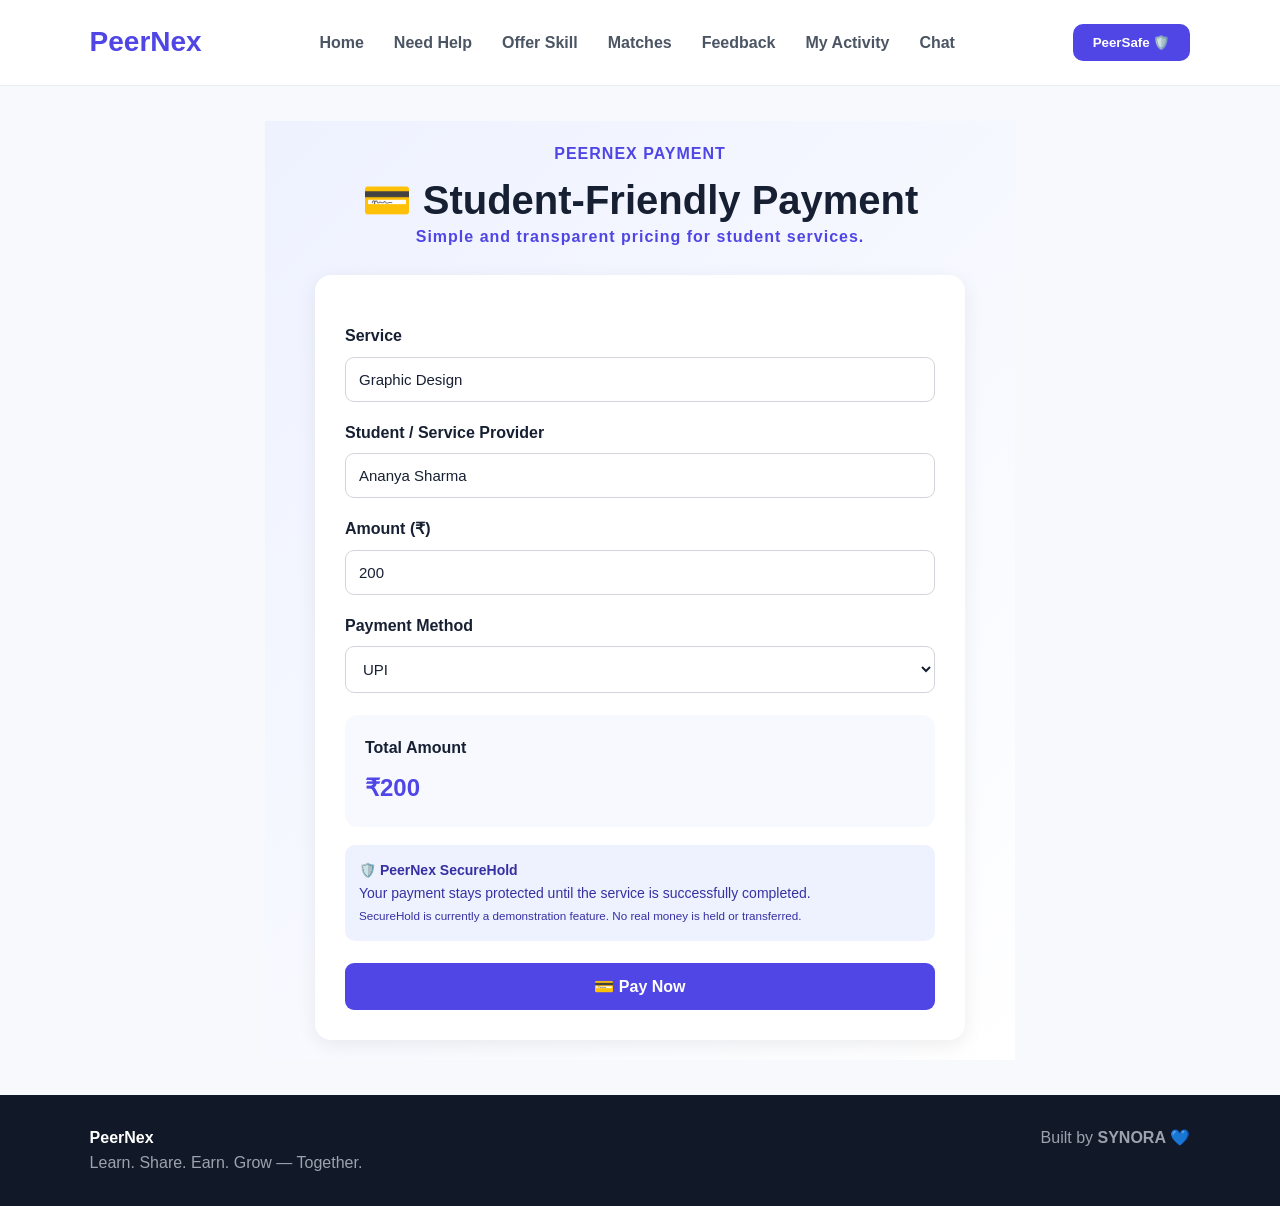
<file: payment.html>
<!DOCTYPE html>
<html lang="en">
<head>
    <meta charset="UTF-8">
    <meta name="viewport" content="width=device-width, initial-scale=1.0">

    <title>Payment | PeerNex</title>

    <link rel="stylesheet" href="style.css">

    <style>
        /* PAYMENT PAGE */
        .payment-page {
            max-width: 750px;
            margin: 35px auto;
            padding: 20px;
        }

        .payment-page .section-title {
            text-align: center;
            margin-bottom: 25px;
        }

        .payment-page .request-form {
            background: white;
            padding: 30px;
            border-radius: 16px;
            box-shadow: 0 5px 20px rgba(0,0,0,0.07);
        }

        .payment-page label {
            display: block;
            margin-top: 18px;
            margin-bottom: 8px;
            font-weight: 600;
        }

        .payment-page input,
        .payment-page select {
            width: 100%;
            padding: 13px;
            border: 1px solid #d1d5db;
            border-radius: 9px;
            font-size: 15px;
            box-sizing: border-box;
        }

        .payment-total {
            margin-top: 22px;
            padding: 20px;
            background: #f8f9ff;
            border-radius: 12px;
        }

        .payment-total h2 {
            margin-top: 8px;
            color: #4f46e5;
        }

        .payment-page .find-match-btn {
            width: 100%;
            margin-top: 22px;
            padding: 14px;
            border: none;
            border-radius: 9px;
            background: #4f46e5;
            color: white;
            font-size: 16px;
            font-weight: 600;
            cursor: pointer;
        }

        .payment-page .find-match-btn:hover {
            background: #4338ca;
        }

        .payment-note {
            margin-top: 18px;
            padding: 14px;
            background: #eef2ff;
            border-radius: 10px;
            color: #3730a3;
            font-size: 14px;
            line-height: 1.6;
        }

        /* DARK MODE */
        body.dark-mode .payment-page .request-form {
            background: #1f2937 !important;
            color: #f3f4f6;
            box-shadow: 0 5px 20px rgba(0,0,0,0.25);
        }

        body.dark-mode .payment-page label {
            color: #f3f4f6;
        }

        body.dark-mode .payment-page input,
        body.dark-mode .payment-page select {
            background: #374151 !important;
            color: #f9fafb !important;
            border: 1px solid #4b5563 !important;
        }

        body.dark-mode .payment-page input::placeholder {
            color: #d1d5db;
        }

        body.dark-mode .payment-total {
            background: #374151 !important;
            color: #f9fafb;
        }

        body.dark-mode .payment-total h2 {
            color: #a5b4fc;
        }

        body.dark-mode .payment-note {
            background: #312e81;
            color: #e0e7ff;
        }

        @media (max-width: 600px) {
            .payment-page {
                padding: 12px;
            }

            .payment-page .request-form {
                padding: 20px;
            }
        }
    </style>
</head>

<body>

<header>
    <div class="logo">PeerNex</div>

    <nav>
        <a href="index.html">Home</a>
        <a href="request.html">Need Help</a>
        <a href="offer.html">Offer Skill</a>
        <a href="matches.html">Matches</a>
        <a href="feedback.html">Feedback</a>
        <a href="history.html">My Activity</a>
        <a href="chat.html">Chat</a>
    </nav>

    <button class="login-btn">
        PeerSafe 🛡️
    </button>
</header>

<section class="request-page payment-page">

    <div class="section-title">
        <p>PEERNEX PAYMENT</p>

        <h2>💳 Student-Friendly Payment</h2>

        <p>
            Simple and transparent pricing for student services.
        </p>
    </div>

    <div class="request-form">

        <label>Service</label>
        <input
            type="text"
            id="service"
            value="Graphic Design"
        >

        <label>Student / Service Provider</label>
        <input
            type="text"
            id="provider"
            value="Ananya Sharma"
        >

        <label>Amount (₹)</label>
        <input
            type="number"
            id="amount"
            value="200"
            min="1"
        >

        <label>Payment Method</label>

        <select id="paymentMethod">
            <option>UPI</option>
            <option>Debit / Credit Card</option>
            <option>Student Wallet</option>
        </select>

        <div class="payment-total">
            <strong>Total Amount</strong>
            <h2 id="totalAmount">₹200</h2>
        </div>

        <div class="payment-note">
            🛡️ <strong>PeerNex SecureHold</strong>
            <p>
                Your payment stays protected until the service
                is successfully completed.
            </p>
            <small>
                SecureHold is currently a demonstration feature.
                No real money is held or transferred.
            </small>
        </div>

        <button
            class="find-match-btn"
            onclick="makePayment()"
        >
            💳 Pay Now
        </button>

    </div>

</section>

<footer>
    <div>
        <strong>PeerNex</strong>
        <p>Learn. Share. Earn. Grow — Together.</p>
    </div>

    <p>
        Built by <strong>SYNORA</strong> 💙
    </p>
</footer>

<script>
    // Update displayed amount
    const amountInput = document.getElementById("amount");
    const totalAmount = document.getElementById("totalAmount");

    amountInput.addEventListener("input", function () {
        const amount = amountInput.value || 0;
        totalAmount.textContent = "₹" + amount;
    });

    // Save demo payment
    function makePayment() {

        const service = document.getElementById("service").value;
        const provider = document.getElementById("provider").value;
        const amount = document.getElementById("amount").value;
        const method = document.getElementById("paymentMethod").value;

        // Validation
        if (
            service.trim() === "" ||
            provider.trim() === "" ||
            amount === "" ||
            !Number.isFinite(Number(amount)) ||
            Number(amount) <= 0
        ) {
            alert("Please enter valid payment details.");
            return;
        }

        // Get existing payments
        let payments = JSON.parse(
            localStorage.getItem("peerNexPayments") || "[]"
        );

        // Create payment record
        const payment = {
            id: "PNX-" + Date.now(),
            service: service.trim(),
            provider: provider.trim(),
            amount: Number(amount),
            method: method,
            status: "Completed",
            date: new Date().toLocaleDateString("en-IN"),
            time: new Date().toLocaleTimeString("en-IN")
        };

        // Save payment
        payments.push(payment);

        localStorage.setItem(
            "peerNexPayments",
            JSON.stringify(payments)
        );

        // Success message
        alert(
            "✅ Demo Payment Successful!\n\n" +
            "Service: " + service + "\n" +
            "Provider: " + provider + "\n" +
            "Amount: ₹" + amount + "\n" +
            "Method: " + method + "\n" +
            "Status: Completed\n\n" +
            "💳 Payment saved to your PeerNex history!"
        );

        // Open activity page
        window.location.href = "history.html";
    }
</script>

<script src="script.js"></script>

</body>
</html>
</file>
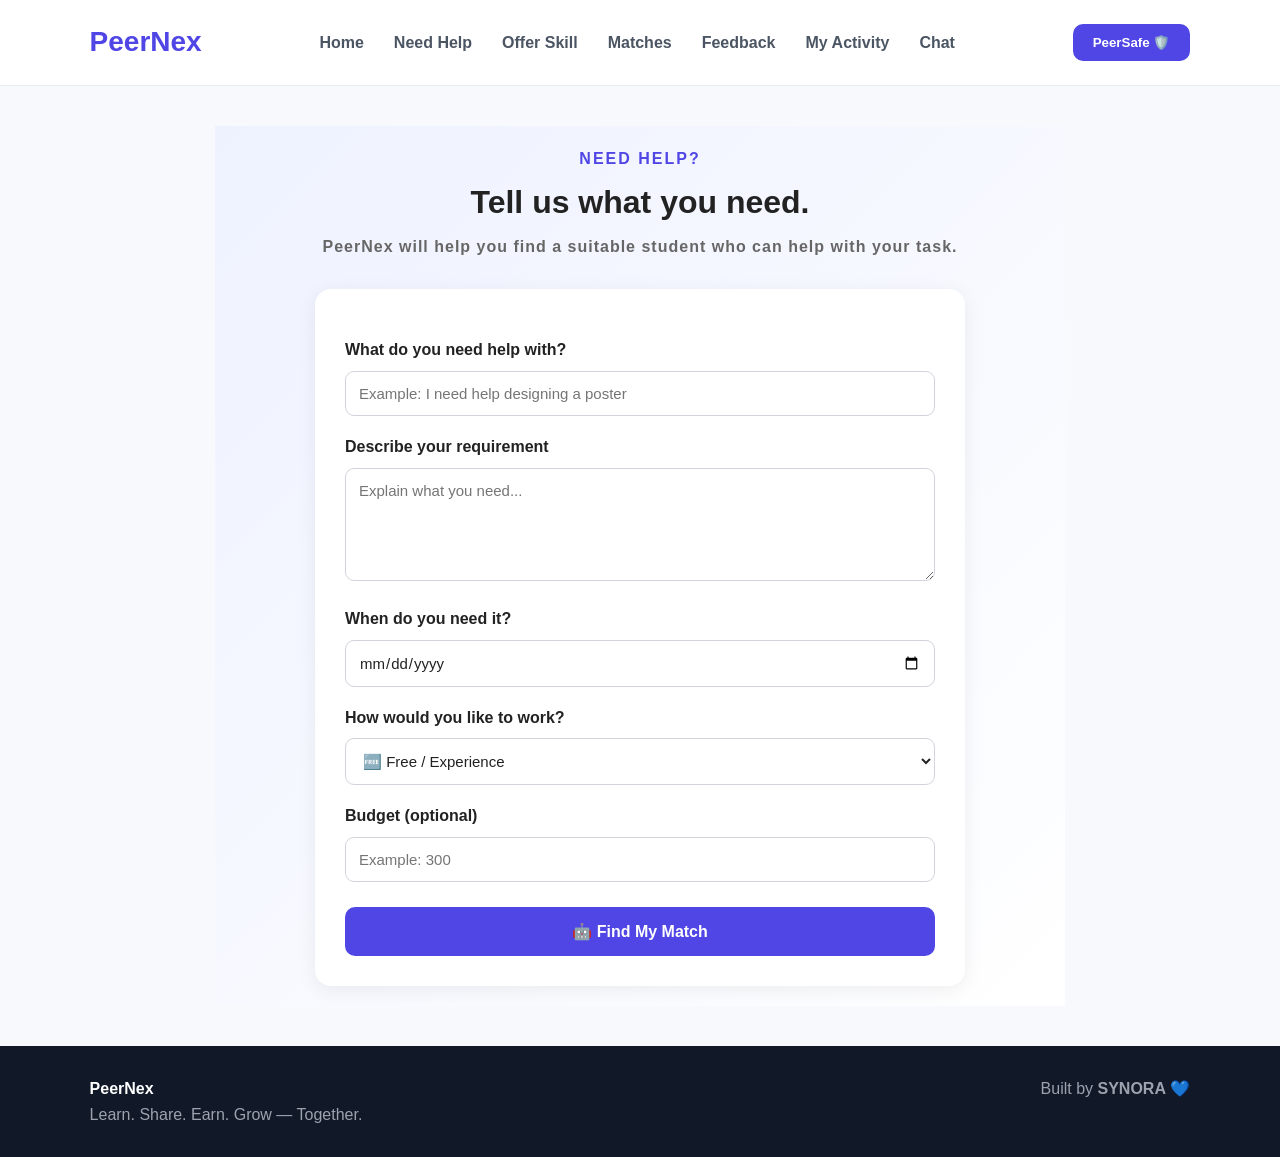
<file: request.html>
<!DOCTYPE html>
<html lang="en">
<head>
<meta charset="UTF-8">
<meta name="viewport" content="width=device-width, initial-scale=1.0">
<title>Need Help | PeerNex</title>

<link rel="stylesheet" href="style.css">

<style>
/* REQUEST PAGE */
.request-page {
    max-width: 850px;
    margin: 40px auto;
    padding: 20px;
    color: #222;
}

.request-page .section-title {
    text-align: center;
    margin-bottom: 30px;
}

.request-page .section-title > p:first-child {
    color: #4f46e5;
    font-weight: bold;
    letter-spacing: 2px;
}

.request-page .section-title h2 {
    font-size: 32px;
    margin: 12px 0;
}

.request-page .section-title p {
    color: #666;
}

.request-form {
    background: white;
    padding: 30px;
    border-radius: 16px;
    box-shadow: 0 4px 20px #0001;
}

.request-form label {
    display: block;
    font-weight: 600;
    margin: 18px 0 8px;
}

.request-form input,
.request-form textarea,
.request-form select {
    width: 100%;
    padding: 13px;
    border: 1px solid #d1d5db;
    border-radius: 9px;
    font-size: 15px;
    background: #fff;
    color: #222;
    outline: none;
    box-sizing: border-box;
}

.request-form input:focus,
.request-form textarea:focus,
.request-form select:focus {
    border-color: #4f46e5;
    box-shadow: 0 0 0 3px #4f46e520;
}

.request-form textarea {
    resize: vertical;
}

#exchangeSkillBox {
    margin-top: 18px;
    padding: 15px;
    border-radius: 12px;
    background: #f5f3ff;
    border: 1px solid #ddd6fe;
}

.exchange-hint {
    margin-top: 8px;
    color: #6b7280;
    font-size: 14px;
}

.find-match-btn {
    width: 100%;
    margin-top: 25px;
    padding: 15px;
    background: #4f46e5;
    color: white;
    border: none;
    border-radius: 10px;
    font-size: 16px;
    font-weight: bold;
    cursor: pointer;
}

.find-match-btn:hover {
    background: #4338ca;
}

/* DARK MODE */
body.dark-mode .request-page {
    color: #f3f4f6 !important;
}

body.dark-mode .request-page .section-title p {
    color: #cbd5e1 !important;
}

body.dark-mode .request-page .section-title > p:first-child {
    color: #a5b4fc !important;
}

body.dark-mode .request-form {
    background: #1f2937 !important;
    color: #f9fafb !important;
    border: 1px solid #374151;
    box-shadow: 0 4px 20px #0004;
}

body.dark-mode .request-form label {
    color: #f3f4f6 !important;
}

body.dark-mode .request-form input,
body.dark-mode .request-form textarea,
body.dark-mode .request-form select {
    background: #111827 !important;
    color: #f9fafb !important;
    border: 1px solid #4b5563 !important;
}

body.dark-mode .request-form input::placeholder,
body.dark-mode .request-form textarea::placeholder {
    color: #9ca3af !important;
}

body.dark-mode .request-form select option {
    background: #1f2937;
    color: #f9fafb;
}

body.dark-mode #exchangeSkillBox {
    background: #312e81 !important;
    border-color: #4338ca !important;
}

body.dark-mode .exchange-hint {
    color: #c7d2fe !important;
}

body.dark-mode .find-match-btn {
    background: #6366f1;
}

body.dark-mode .find-match-btn:hover {
    background: #4f46e5;
}

@media(max-width:600px) {
    .request-page {
        padding: 12px;
        margin: 20px auto;
    }

    .request-form {
        padding: 20px;
    }

    .request-page .section-title h2 {
        font-size: 26px;
    }
}
</style>
</head>

<body>

<header>
    <div class="logo">PeerNex</div>

    <nav>
        <a href="index.html">Home</a>
        <a href="request.html">Need Help</a>
        <a href="offer.html">Offer Skill</a>
        <a href="matches.html">Matches</a>
        <a href="feedback.html">Feedback</a>
        <a href="history.html">My Activity</a>
        <a href="chat.html">Chat</a>
    </nav>

    <button class="login-btn">
        PeerSafe 🛡️
    </button>
</header>

<section class="request-page">

    <div class="section-title">
        <p>NEED HELP?</p>

        <h2>Tell us what you need.</h2>

        <p>
            PeerNex will help you find a suitable student
            who can help with your task.
        </p>
    </div>

    <div class="request-form">

        <label>What do you need help with?</label>

        <input
            type="text"
            id="skillNeeded"
            placeholder="Example: I need help designing a poster"
        >

        <label>Describe your requirement</label>

        <textarea
            id="description"
            rows="5"
            placeholder="Explain what you need..."
        ></textarea>

        <label>When do you need it?</label>

        <input type="date" id="deadline">

        <label>How would you like to work?</label>

        <select id="mode" onchange="showExchangeSkill()">
            <option value="free">🆓 Free / Experience</option>
            <option value="exchange">🔄 Skill Exchange</option>
            <option value="paid">💰 Student-Friendly Paid</option>
        </select>

        <div id="exchangeSkillBox" style="display:none;">

            <label>What skill can you offer in exchange?</label>

            <input
                type="text"
                id="exchangeSkill"
                placeholder="Example: Web Development, Canva, Video Editing"
            >

            <p class="exchange-hint">
                💡 Tell us what skill you can give to another student.
            </p>

        </div>

        <label>Budget (optional)</label>

        <input
            type="number"
            id="budget"
            min="0"
            placeholder="Example: 300"
        >

        <button class="find-match-btn" onclick="findMyMatch()">
            🤖 Find My Match
        </button>

    </div>
</section>

<footer>
    <div>
        <strong>PeerNex</strong>
        <p>Learn. Share. Earn. Grow — Together.</p>
    </div>

    <p>Built by <strong>SYNORA</strong> 💙</p>
</footer>

<script>
function showExchangeSkill() {
    const mode = document.getElementById("mode").value;
    const box = document.getElementById("exchangeSkillBox");

    box.style.display = mode === "exchange" ? "block" : "none";
}

function findMyMatch() {
    const skill = document.getElementById("skillNeeded").value.trim();

    if (skill === "") {
        alert("Please tell us what skill or help you need.");
        return;
    }

    const exchange = document.getElementById("exchangeSkill").value.trim();
    const description = document.getElementById("description").value.trim();
    const deadline = document.getElementById("deadline").value;
    const mode = document.getElementById("mode").value;
    const budget = document.getElementById("budget").value;

    const params = new URLSearchParams({
        need: skill,
        exchange: exchange,
        description: description,
        deadline: deadline,
        mode: mode,
        budget: budget
    });

    window.location.href = "matches.html?" + params.toString();
}
</script>

<script src="script.js"></script>

</body>
</html>
</file>
<file: style.css>
/* =========================================
   PEERNEX - COMPLETE STYLE.CSS
   Light Mode + Dark Mode
   Home | Request | Matches | Activity | Chat
   Developed by SYNORA
========================================= */

/* ========== GLOBAL ========== */

* {
    margin: 0;
    padding: 0;
    box-sizing: border-box;
}

html {
    scroll-behavior: smooth;
}

body {
    font-family: Arial, sans-serif;
    background: #f7f9fc;
    color: #172033;
    line-height: 1.6;
    transition: background-color 0.2s ease, color 0.2s ease;
}

button,
input,
textarea,
select {
    font-family: inherit;
}

button {
    cursor: pointer;
}

/* ========== HEADER & NAVIGATION ========== */

header {
    width: 100%;
    padding: 20px 7%;
    display: flex;
    align-items: center;
    justify-content: space-between;
    gap: 20px;
    background: #ffffff;
    border-bottom: 1px solid #e9edf3;
    position: sticky;
    top: 0;
    z-index: 100;
}

.logo {
    font-size: 28px;
    font-weight: 800;
    color: #4f46e5;
}

nav {
    display: flex;
    align-items: center;
    gap: 30px;
}

nav a {
    text-decoration: none;
    color: #4b5563;
    font-weight: 600;
    transition: color 0.2s ease;
}

nav a:hover {
    color: #4f46e5;
}

.login-btn {
    border: none;
    background: #4f46e5;
    color: white;
    padding: 11px 20px;
    border-radius: 10px;
    font-weight: 600;
}

/* ========== COMMON BUTTONS ========== */

.hero-buttons button,
.cta button,
.find-match-btn,
.match-buttons button,
button.primary,
.primary-btn {
    border: none;
    padding: 13px 22px;
    border-radius: 10px;
    background: #4f46e5;
    color: white;
    font-size: 15px;
    font-weight: 700;
    cursor: pointer;
    transition: 0.2s ease;
}

.hero-buttons button:hover,
.cta button:hover,
.find-match-btn:hover,
.match-buttons button:hover,
button.primary:hover,
.primary-btn:hover,
.login-btn:hover {
    transform: translateY(-2px);
    opacity: 0.9;
}

button.secondary,
.secondary-btn {
    background: #eef2ff;
    color: #4338ca;
    border: 1px solid #c7d2fe;
    padding: 12px 18px;
    border-radius: 10px;
    font-weight: 700;
}

/* ========== HOME HERO ========== */

.hero {
    min-height: 620px;
    padding: 80px 7%;
    display: flex;
    align-items: center;
    justify-content: space-between;
    gap: 60px;
    background: linear-gradient(135deg, #eef2ff, #ffffff);
}

.hero-text {
    max-width: 650px;
}

.small-title {
    color: #4f46e5;
    font-weight: 800;
    letter-spacing: 1px;
    margin-bottom: 15px;
}

.hero h1 {
    font-size: clamp(50px, 7vw, 85px);
    line-height: 1;
    margin-bottom: 25px;
}

.hero h1 span {
    color: #4f46e5;
}

.description {
    color: #596579;
    font-size: 19px;
    max-width: 600px;
    margin-bottom: 30px;
}

.hero-buttons {
    display: flex;
    gap: 15px;
    flex-wrap: wrap;
}

.hero-card {
    width: 360px;
    padding: 35px;
    background: white;
    border-radius: 25px;
    box-shadow: 0 20px 50px rgba(40, 50, 90, 0.15);
    text-align: center;
}

.card-icon {
    font-size: 60px;
    margin-bottom: 15px;
}

.hero-card h3 {
    font-size: 24px;
    margin-bottom: 10px;
}

.hero-card p {
    color: #687386;
}

.mini-stats {
    display: flex;
    justify-content: space-between;
    margin-top: 30px;
    padding-top: 20px;
    border-top: 1px solid #e5e7eb;
}

.mini-stats div {
    display: flex;
    flex-direction: column;
}

.mini-stats strong {
    color: #4f46e5;
    font-size: 18px;
}

.mini-stats small {
    color: #7b8494;
}

/* ========== FEATURES ========== */

.features,
.how {
    padding: 90px 7%;
}

.section-title {
    text-align: center;
    max-width: 650px;
    margin: 0 auto 50px;
}

.section-title p {
    color: #4f46e5;
    font-weight: 800;
    letter-spacing: 1px;
}

.section-title h2 {
    font-size: 40px;
    line-height: 1.2;
    margin-top: 10px;
}

.feature-grid {
    display: grid;
    grid-template-columns: repeat(4, 1fr);
    gap: 20px;
}

.feature-card {
    background: white;
    padding: 30px;
    border-radius: 18px;
    border: 1px solid #e8ebf0;
    transition: 0.3s;
}

.feature-card:hover {
    transform: translateY(-8px);
    box-shadow: 0 15px 35px rgba(40, 50, 90, 0.1);
}

.feature-icon {
    font-size: 35px;
    margin-bottom: 15px;
}

.feature-card h3 {
    margin-bottom: 10px;
}

.feature-card p {
    color: #687386;
}

/* ========== HOW IT WORKS ========== */

.how {
    background: #eef2ff;
}

.steps {
    display: grid;
    grid-template-columns: repeat(3, 1fr);
    gap: 25px;
    max-width: 1000px;
    margin: auto;
}

.step {
    background: white;
    padding: 35px;
    border-radius: 20px;
    text-align: center;
}

.step > div {
    width: 50px;
    height: 50px;
    display: flex;
    align-items: center;
    justify-content: center;
    margin: 0 auto 20px;
    border-radius: 50%;
    background: #4f46e5;
    color: white;
    font-size: 20px;
    font-weight: bold;
}

.step p {
    color: #687386;
}

/* ========== CALL TO ACTION ========== */

.cta {
    padding: 90px 7%;
    text-align: center;
    background: #4f46e5;
    color: white;
}

.cta h2 {
    font-size: 45px;
    margin-bottom: 10px;
}

.cta p {
    margin-bottom: 25px;
    opacity: 0.9;
}

.cta button {
    background: white;
    color: #4f46e5;
}

/* ========== FOOTER ========== */

footer {
    padding: 30px 7%;
    background: #111827;
    color: white;
    display: flex;
    justify-content: space-between;
    gap: 20px;
}

footer p {
    color: #9ca3af;
}

/* ========== REQUEST PAGE ========== */

.request-page {
    min-height: 75vh;
    padding: 70px 20px;
    background: linear-gradient(135deg, #eef2ff, #ffffff);
}

.request-form {
    max-width: 650px;
    margin: 0 auto;
    padding: 35px;
    background: white;
    border-radius: 20px;
    box-shadow: 0 15px 40px rgba(40, 50, 90, 0.12);
}

.request-form label {
    display: block;
    margin-top: 18px;
    margin-bottom: 7px;
    font-weight: 700;
}

.request-form input,
.request-form textarea,
.request-form select {
    width: 100%;
    padding: 13px 15px;
    border: 1px solid #d9deea;
    border-radius: 10px;
    font-size: 15px;
    outline: none;
}

.request-form input:focus,
.request-form textarea:focus,
.request-form select:focus {
    border-color: #4f46e5;
}

.request-form textarea {
    resize: vertical;
}

.find-match-btn {
    width: 100%;
    margin-top: 28px;
    padding: 15px;
    font-size: 17px;
}

/* ========== MATCHES PAGE ========== */

.matches-page {
    min-height: 75vh;
    padding: 70px 7%;
    background: linear-gradient(135deg, #eef2ff, #ffffff);
}

.request-summary {
    max-width: 900px;
    margin: 0 auto 30px;
    padding: 20px 25px;
    background: white;
    border-left: 5px solid #4f46e5;
    border-radius: 12px;
    box-shadow: 0 8px 25px rgba(40, 50, 90, 0.08);
}

.request-summary strong {
    font-size: 18px;
}

.request-summary p {
    margin: 8px 0;
    color: #596579;
}

.request-summary span {
    display: inline-block;
    margin-right: 15px;
    color: #4f46e5;
    font-size: 14px;
    font-weight: 600;
}

.match-list {
    max-width: 900px;
    margin: auto;
    display: flex;
    flex-direction: column;
    gap: 25px;
}

.match-card {
    background: white;
    padding: 28px;
    border-radius: 20px;
    border: 1px solid #e5e7eb;
    box-shadow: 0 10px 30px rgba(40, 50, 90, 0.08);
    transition: 0.3s;
}

.match-card:hover {
    transform: translateY(-4px);
    box-shadow: 0 18px 40px rgba(40, 50, 90, 0.12);
}

.match-top {
    display: flex;
    align-items: center;
    gap: 18px;
}

.student-avatar {
    width: 60px;
    height: 60px;
    flex-shrink: 0;
    border-radius: 50%;
    background: #4f46e5;
    color: white;
    display: flex;
    align-items: center;
    justify-content: center;
    font-size: 25px;
    font-weight: 800;
}

.student-info {
    flex: 1;
}

.student-info h3 {
    margin-bottom: 3px;
    font-size: 21px;
}

.student-info p {
    color: #596579;
}

.rating {
    margin-top: 5px;
    font-size: 14px;
    color: #6b7280;
}

.match-score {
    text-align: center;
    min-width: 80px;
}

.match-score strong {
    display: block;
    color: #4f46e5;
    font-size: 28px;
}

.match-score small {
    color: #6b7280;
}

.skills {
    display: flex;
    flex-wrap: wrap;
    gap: 8px;
    margin: 22px 0;
}

.skills span {
    background: #eef2ff;
    color: #4338ca;
    padding: 7px 12px;
    border-radius: 20px;
    font-size: 13px;
    font-weight: 600;
}

.match-reason {
    padding: 18px;
    background: #f8f9ff;
    border-radius: 12px;
    margin-bottom: 18px;
}

.match-reason strong {
    color: #4f46e5;
}

.match-reason p {
    margin-top: 8px;
    color: #596579;
    font-size: 14px;
}

.service-options {
    display: flex;
    flex-wrap: wrap;
    gap: 10px;
    margin-bottom: 20px;
}

.service-options span {
    padding: 7px 12px;
    border-radius: 8px;
    background: #f3f4f6;
    color: #374151;
    font-size: 13px;
    font-weight: 600;
}

.match-buttons {
    display: flex;
    gap: 12px;
}

.match-buttons button {
    flex: 1;
}

.match-buttons button:first-child {
    background: #eef2ff;
    color: #4338ca;
}

/* ========== PROFILE / AVAILABILITY ========== */

.profile-section,
.profile-card,
.student-card {
    background: white;
    border: 1px solid #e5e7eb;
    border-radius: 18px;
    padding: 25px;
    margin-bottom: 25px;
}

.student-role {
    color: #596579;
}

.availability,
.availability-badge {
    display: inline-block;
    padding: 5px 12px;
    border-radius: 20px;
    font-size: 13px;
    font-weight: 700;
}

.availability.free,
.availability-badge.free {
    background: #dcfce7;
    color: #166534;
}

.availability.busy,
.availability-badge.busy {
    background: #fee2e2;
    color: #991b1b;
}

/* ========== MY ACTIVITY / HISTORY ========== */

.history-page {
    min-height: 75vh;
    padding: 50px 7%;
    background: #f7f9fc;
}

.history-section {
    margin: 30px auto;
    max-width: 1100px;
}

.history-list {
    display: flex;
    flex-direction: column;
    gap: 18px;
}

.history-stat,
.money-card,
.transaction-card,
.work-request-card,
.history-card,
.history-info {
    background: white;
    color: #172033;
    border: 1px solid #e5e7eb;
    border-radius: 16px;
    padding: 22px;
    margin-bottom: 18px;
    box-shadow: 0 6px 20px rgba(40, 50, 90, 0.05);
}

.history-stat small {
    color: #6b7280;
}

.money-card p,
.transaction-card p,
.history-info p {
    color: #596579;
}

.transaction-card h3,
.work-request-card h3,
.history-card h3 {
    margin-bottom: 8px;
}

.amount-positive {
    color: #16a34a;
    font-weight: 800;
}

.amount-negative {
    color: #dc2626;
    font-weight: 800;
}

.completed,
.status-completed {
    display: inline-block;
    background: #dcfce7;
    color: #166534;
    padding: 5px 12px;
    border-radius: 20px;
    font-size: 12px;
    font-weight: 700;
}

.status-pending {
    display: inline-block;
    background: #fef3c7;
    color: #92400e;
    padding: 5px 12px;
    border-radius: 20px;
    font-size: 12px;
    font-weight: 700;
}

/* ========== SECUREHOLD / PAYMENT TIMELINE ========== */

.payment-timeline {
    display: flex;
    flex-wrap: wrap;
    align-items: center;
    gap: 10px;
    margin-top: 18px;
}

.timeline-step {
    padding: 8px 12px;
    border-radius: 9px;
    background: #eef2ff;
    color: #4338ca;
    font-size: 13px;
    font-weight: 600;
}

.securehold-note {
    margin-top: 15px;
    padding: 14px;
    background: #eef2ff;
    border-left: 4px solid #4f46e5;
    border-radius: 10px;
}

/* ========== CHAT PAGE ========== */

.chat-page {
    max-width: 100%;
    min-height: 75vh;
    padding: 35px 20px;
    background: #f7f9fc;
}

.chat-panel {
    max-width: 850px;
    margin: auto;
    background: white;
    border: 1px solid #e5e7eb;
    border-radius: 18px;
    overflow: hidden;
    box-shadow: 0 10px 35px rgba(40, 50, 90, 0.1);
}

.chat-head {
    padding: 22px;
    background: #4f46e5;
    color: white;
}

.chat-head h1,
.chat-head h2,
.chat-head h3,
.chat-head p {
    color: white;
}

.settings,
.chat-settings {
    display: grid;
    grid-template-columns: repeat(2, minmax(0, 1fr));
    gap: 15px;
    padding: 20px;
    background: #f8f9ff;
}

.settings label,
.chat-settings label {
    display: block;
    font-weight: 600;
    margin-bottom: 5px;
}

.chat-box,
.message-panel {
    min-height: 300px;
    max-height: 450px;
    overflow-y: auto;
    padding: 20px;
    background: #ffffff;
}

.message,
.received-message,
.other-message,
.sent-message,
.my-message {
    max-width: 80%;
    padding: 11px 15px;
    margin-bottom: 12px;
    border-radius: 14px;
    overflow-wrap: anywhere;
}

.message,
.received-message,
.other-message {
    background: #f1f5f9;
    color: #172033;
    margin-right: auto;
}

.sent-message,
.my-message {
    background: #4f46e5;
    color: white;
    margin-left: auto;
}

.chat-input-area,
.chat-composer {
    display: flex;
    align-items: center;
    gap: 10px;
    padding: 18px;
    border-top: 1px solid #e5e7eb;
    background: white;
}

.chat-input-area input,
.chat-composer input,
.chat-composer textarea {
    flex: 1;
    min-width: 0;
    padding: 12px;
    border: 1px solid #d1d5db;
    border-radius: 10px;
}

.chat-input-area button,
.chat-composer button {
    border: none;
    background: #4f46e5;
    color: white;
    padding: 12px 16px;
    border-radius: 10px;
    font-weight: 700;
}

.chat-panel input,
.chat-panel select,
.chat-panel textarea {
    max-width: 100%;
}

/* ========== GENERAL FORM ELEMENTS ========== */

input,
textarea,
select {
    max-width: 100%;
    padding: 11px 13px;
    border: 1px solid #d1d5db;
    border-radius: 9px;
    background: white;
    color: #172033;
    font-size: 15px;
}

input:focus,
textarea:focus,
select:focus {
    outline: none;
    border-color: #4f46e5;
    box-shadow: 0 0 0 2px rgba(79, 70, 229, 0.12);
}

textarea {
    resize: vertical;
}

/* =========================================
   DARK MODE
========================================= */

body.dark-mode {
    background: #111827 !important;
    color: #f3f4f6 !important;
}

/* Header and navigation */

body.dark-mode header {
    background: #111827 !important;
    color: #f9fafb !important;
    border-color: #374151 !important;
}

body.dark-mode nav a {
    color: #e5e7eb !important;
}

body.dark-mode nav a:hover {
    color: #a5b4fc !important;
}

/* Main backgrounds */

body.dark-mode .hero,
body.dark-mode .features,
body.dark-mode .how,
body.dark-mode .request-page,
body.dark-mode .matches-page,
body.dark-mode .history-page,
body.dark-mode .chat-page,
body.dark-mode main {
    background: #111827 !important;
    color: #f3f4f6 !important;
}

/* Cards and panels */

body.dark-mode .hero-card,
body.dark-mode .feature-card,
body.dark-mode .step,
body.dark-mode .request-form,
body.dark-mode .match-card,
body.dark-mode .request-summary,
body.dark-mode .profile-section,
body.dark-mode .profile-card,
body.dark-mode .student-card,
body.dark-mode .history-stat,
body.dark-mode .money-card,
body.dark-mode .transaction-card,
body.dark-mode .work-request-card,
body.dark-mode .history-card,
body.dark-mode .history-info,
body.dark-mode .chat-panel,
body.dark-mode .settings,
body.dark-mode .chat-settings,
body.dark-mode .chat-box,
body.dark-mode .message-panel {
    background: #1f2937 !important;
    color: #f3f4f6 !important;
    border-color: #374151 !important;
}

/* General text */

body.dark-mode h1,
body.dark-mode h2,
body.dark-mode h3,
body.dark-mode h4,
body.dark-mode label,
body.dark-mode strong {
    color: #f9fafb;
}

body.dark-mode p,
body.dark-mode small,
body.dark-mode .description,
body.dark-mode .student-role,
body.dark-mode .student-info p,
body.dark-mode .rating,
body.dark-mode .match-reason p,
body.dark-mode .history-stat small,
body.dark-mode .money-card p,
body.dark-mode .transaction-card p,
body.dark-mode .history-info p {
    color: #d1d5db;
}

/* Match details */

body.dark-mode .match-reason,
body.dark-mode .skills span,
body.dark-mode .service-options span {
    background: #374151 !important;
    color: #f3f4f6 !important;
}

body.dark-mode .match-reason strong,
body.dark-mode .match-score strong {
    color: #a5b4fc !important;
}

/* Chat */

body.dark-mode .chat-head {
    background: #3730a3 !important;
    color: #ffffff !important;
}

body.dark-mode .chat-head h1,
body.dark-mode .chat-head h2,
body.dark-mode .chat-head h3,
body.dark-mode .chat-head p {
    color: #ffffff !important;
}

body.dark-mode .message,
body.dark-mode .received-message,
body.dark-mode .other-message {
    background: #374151 !important;
    color: #f9fafb !important;
}

body.dark-mode .sent-message,
body.dark-mode .my-message {
    background: #4338ca !important;
    color: #ffffff !important;
}

body.dark-mode .chat-input-area,
body.dark-mode .chat-composer {
    background: #1f2937 !important;
    border-color: #374151 !important;
}

/* Inputs and dropdowns */

body.dark-mode input,
body.dark-mode textarea,
body.dark-mode select {
    background: #111827 !important;
    color: #f9fafb !important;
    border-color: #4b5563 !important;
}

body.dark-mode input::placeholder,
body.dark-mode textarea::placeholder {
    color: #9ca3af !important;
}

/* Buttons */

body.dark-mode button.secondary,
body.dark-mode .secondary-btn,
body.dark-mode .match-buttons button:first-child {
    background: #374151 !important;
    color: #f9fafb !important;
    border-color: #4b5563 !important;
}

/* SecureHold information */

body.dark-mode .securehold-note,
body.dark-mode .timeline-step {
    background: #374151 !important;
    color: #c7d2fe !important;
    border-color: #6366f1 !important;
}

/* Footer */

body.dark-mode footer {
    background: #030712 !important;
    color: #f9fafb !important;
}

body.dark-mode footer p {
    color: #9ca3af !important;
}

/* =========================================
   RESPONSIVE DESIGN
========================================= */

@media (max-width: 900px) {
    .hero {
        flex-direction: column;
        text-align: center;
    }

    .description {
        margin-left: auto;
        margin-right: auto;
    }

    .hero-buttons {
        justify-content: center;
    }

    .feature-grid {
        grid-template-columns: repeat(2, 1fr);
    }

    .steps {
        grid-template-columns: 1fr;
    }

    header {
        flex-wrap: wrap;
    }

    nav {
        gap: 15px;
        flex-wrap: wrap;
    }
}

@media (max-width: 600px) {
    header {
        padding: 15px 5%;
    }

    nav {
        display: none;
    }

    .hero {
        padding: 60px 5%;
    }

    .hero-card {
        width: 100%;
    }

    .feature-grid {
        grid-template-columns: 1fr;
    }

    .section-title h2 {
        font-size: 30px;
    }

    .cta h2 {
        font-size: 32px;
    }

    footer {
        flex-direction: column;
    }

    .matches-page,
    .history-page {
        padding: 35px 5%;
    }

    .match-top {
        align-items: flex-start;
        flex-wrap: wrap;
    }

    .match-score {
        min-width: 60px;
    }

    .match-buttons {
        flex-direction: column;
    }

    .settings,
    .chat-settings {
        grid-template-columns: 1fr;
    }

    .chat-input-area,
    .chat-composer {
        flex-wrap: wrap;
    }

    .chat-input-area input,
    .chat-composer input,
    .chat-composer textarea {
        width: 100%;
        flex-basis: 100%;
    }

    .request-form {
        padding: 22px;
    }

    .payment-timeline {
        flex-direction: column;
        align-items: flex-start;
    }
}

/* ========== SMOOTH THEME TRANSITION ========== */

body,
header,
section,
main,
article,
div,
input,
textarea,
select,
button {
    transition:
        background-color 0.2s ease,
        color 0.2s ease,
        border-color 0.2s ease;
}
</file>
